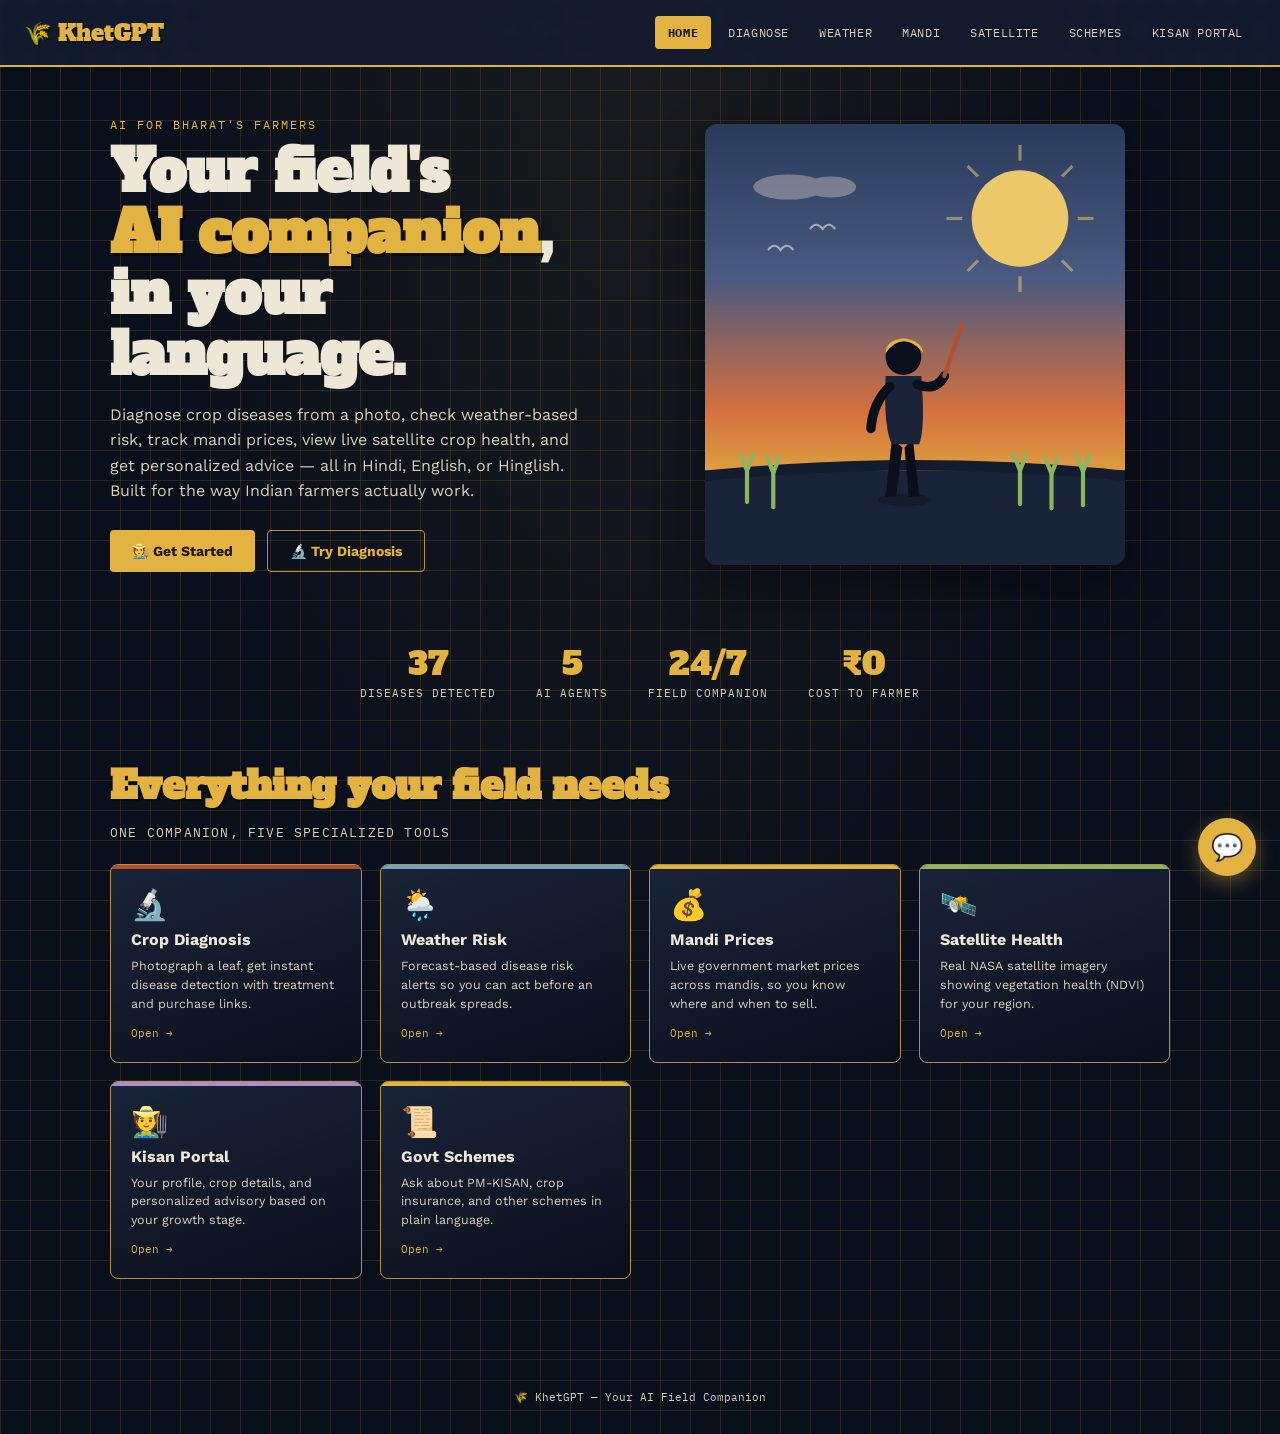
<file: index.html>
<!DOCTYPE html>
<html lang="en">
<head>
<meta charset="UTF-8">
<meta name="viewport" content="width=device-width, initial-scale=1.0">
<title>KhetGPT — Your AI Field Companion</title>
<link rel="preconnect" href="https://fonts.googleapis.com">
<link href="https://fonts.googleapis.com/css2?family=Alfa+Slab+One&family=Work+Sans:wght@400;500;600;700&family=IBM+Plex+Mono:wght@400;500;600&display=swap" rel="stylesheet">
<link rel="stylesheet" href="common.css">
<style>
  .hero {
    position: relative; z-index: 1;
    max-width: 1100px; margin: 0 auto; padding: 50px 20px 20px;
    display: flex; align-items: center; gap: 40px; flex-wrap: wrap;
  }
  .hero-text { flex: 1; min-width: 280px; }
  .hero-eyebrow {
    font-family: 'IBM Plex Mono', monospace; font-size: 12px; color: var(--gold);
    text-transform: uppercase; letter-spacing: 2px; margin-bottom: 10px;
    opacity: 0; animation: fadeUp 0.6s ease 0.1s forwards;
  }
  .hero-title {
    font-family: 'Alfa Slab One', serif; color: var(--paper);
    font-size: clamp(34px, 6vw, 58px); line-height: 1.05; margin: 0 0 16px;
    opacity: 0; animation: fadeUp 0.6s ease 0.25s forwards;
  }
  .hero-title span { color: var(--gold); text-shadow: 3px 3px 0 rgba(0,0,0,0.35); }
  .hero-desc {
    font-size: 16px; color: var(--paper-dim); max-width: 480px; line-height: 1.6; margin-bottom: 26px;
    opacity: 0; animation: fadeUp 0.6s ease 0.4s forwards;
  }
  .hero-ctas { display: flex; gap: 12px; flex-wrap: wrap; opacity: 0; animation: fadeUp 0.6s ease 0.55s forwards; }
  @keyframes fadeUp { from { opacity: 0; transform: translateY(16px); } to { opacity: 1; transform: translateY(0); } }

  .hero-art { flex: 1; min-width: 280px; display: flex; justify-content: center; }
  .hero-art-frame {
    width: 100%; max-width: 420px; border-radius: 12px; overflow: hidden;
    background: linear-gradient(180deg, #2a3a5c 0%, #4a5a80 35%, #d4703f 65%, #e3b341 85%, #1a2438 100%);
    box-shadow: 0 20px 50px rgba(0,0,0,0.4);
  }
  .hero-art-frame svg { width: 100%; height: auto; display: block; }

  .features-grid {
    display: grid; grid-template-columns: repeat(auto-fit, minmax(220px, 1fr));
    gap: 18px; margin-top: 10px;
  }
  .feature-tile {
    background: linear-gradient(160deg, var(--navy-mid) 0%, var(--navy-deep) 100%);
    border: 1px solid var(--gold-dim); border-radius: 8px;
    padding: 22px 20px; text-decoration: none; color: var(--paper);
    display: flex; flex-direction: column; gap: 8px;
    position: relative; overflow: hidden;
    transition: transform 0.2s ease, box-shadow 0.2s ease, border-color 0.2s ease;
  }
  .feature-tile::before {
    content: ''; position: absolute; top: 0; left: 0; right: 0; height: 4px;
    background: var(--gold);
  }
  .feature-tile.tile-rust::before { background: var(--rust); }
  .feature-tile.tile-sky::before { background: var(--sky-bright); }
  .feature-tile.tile-gold::before { background: var(--gold); }
  .feature-tile.tile-green::before { background: var(--green-bright); }
  .feature-tile.tile-lavender::before { background: var(--lavender-bright); }
  .feature-tile:hover {
    transform: translateY(-5px);
    border-color: var(--gold);
    box-shadow: 0 10px 26px rgba(227,179,65,0.16);
  }
  .feature-tile-icon { font-size: 30px; transition: transform 0.25s ease; }
  .feature-tile:hover .feature-tile-icon { transform: scale(1.15) rotate(-4deg); }
  .feature-tile-title { font-weight: 700; font-size: 16px; }
  .feature-tile-desc { font-size: 12.5px; color: var(--paper-dim); line-height: 1.5; }
  .feature-tile-arrow { font-family: 'IBM Plex Mono', monospace; font-size: 11px; color: var(--gold); margin-top: 4px; }

  .stats-strip {
    display: flex; justify-content: center; gap: 40px; flex-wrap: wrap;
    margin: 50px 0 10px; text-align: center;
  }
  .stat-num { font-family: 'Alfa Slab One', serif; font-size: 32px; color: var(--gold); }
  .stat-label { font-family: 'IBM Plex Mono', monospace; font-size: 10.5px; color: var(--paper-dim); text-transform: uppercase; letter-spacing: 1px; }
</style>
</head>
<body>

<div class="firefly-layer" id="fireflyLayer"></div>

<nav class="site-nav">
  <a href="index.html" class="nav-brand">🌾 KhetGPT</a>
  <div class="nav-links">
    <a href="index.html" class="nav-link active">Home</a>
    <a href="diagnose.html" class="nav-link">Diagnose</a>
    <a href="weather.html" class="nav-link">Weather</a>
    <a href="mandi.html" class="nav-link">Mandi</a>
    <a href="satellite.html" class="nav-link">Satellite</a>
    <a href="schemes.html" class="nav-link">Schemes</a>
    <a href="portal.html" class="nav-link">Kisan Portal</a>
  </div>
</nav>

<section class="hero">
  <div class="hero-text">
    <div class="hero-eyebrow">AI for Bharat's Farmers</div>
    <h1 class="hero-title">Your field's<br><span>AI companion</span>,<br>in your language.</h1>
    <p class="hero-desc">
      Diagnose crop diseases from a photo, check weather-based risk, track mandi prices,
      view live satellite crop health, and get personalized advice — all in Hindi,
      English, or Hinglish. Built for the way Indian farmers actually work.
    </p>
    <div class="hero-ctas">
      <a href="portal.html" class="btn btn-gold">🧑‍🌾 Get Started</a>
      <a href="diagnose.html" class="btn btn-outline">🔬 Try Diagnosis</a>
    </div>
  </div>

  <div class="hero-art">
    <div class="hero-art-frame">
    <svg viewBox="0 0 400 420" xmlns="http://www.w3.org/2000/svg">
      <circle cx="300" cy="90" r="46" fill="#f6cf6a" opacity="0.95" class="pulse-soft"/>
      <g class="spin-slow" style="transform-origin: 300px 90px;">
        <g stroke="#f6cf6a" stroke-width="3" opacity="0.5">
          <line x1="300" y1="20" x2="300" y2="35"/>
          <line x1="300" y1="145" x2="300" y2="160"/>
          <line x1="230" y1="90" x2="245" y2="90"/>
          <line x1="355" y1="90" x2="370" y2="90"/>
          <line x1="250" y1="40" x2="260" y2="50"/>
          <line x1="340" y1="130" x2="350" y2="140"/>
          <line x1="350" y1="40" x2="340" y2="50"/>
          <line x1="260" y1="130" x2="250" y2="140"/>
        </g>
      </g>

      <g opacity="0.35" fill="#eee7d6">
        <ellipse class="cloud-drift" cx="80" cy="60" rx="34" ry="12"/>
        <ellipse class="cloud-drift" cx="120" cy="60" rx="24" ry="10" style="animation-delay:-8s"/>
      </g>

      <rect x="0" y="330" width="400" height="90" fill="#1a2438"/>
      <path d="M0,330 Q200,310 400,330 L400,340 Q200,320 0,340 Z" fill="#131c2e"/>

      <g stroke="#8bb562" stroke-width="4" stroke-linecap="round">
        <g class="sway" style="animation-delay:0s">
          <line x1="40" y1="360" x2="40" y2="330"/>
          <line x1="40" y1="330" x2="34" y2="315"/>
          <line x1="40" y1="330" x2="46" y2="315"/>
        </g>
        <g class="sway" style="animation-delay:-0.4s">
          <line x1="65" y1="365" x2="65" y2="332"/>
          <line x1="65" y1="332" x2="59" y2="317"/>
          <line x1="65" y1="332" x2="71" y2="317"/>
        </g>
        <g class="sway" style="animation-delay:-0.8s">
          <line x1="300" y1="362" x2="300" y2="330"/>
          <line x1="300" y1="330" x2="294" y2="315"/>
          <line x1="300" y1="330" x2="306" y2="315"/>
        </g>
        <g class="sway" style="animation-delay:-1.2s">
          <line x1="330" y1="366" x2="330" y2="333"/>
          <line x1="330" y1="333" x2="324" y2="318"/>
          <line x1="330" y1="333" x2="336" y2="318"/>
        </g>
        <g class="sway" style="animation-delay:-1.6s">
          <line x1="360" y1="363" x2="360" y2="331"/>
          <line x1="360" y1="331" x2="354" y2="316"/>
          <line x1="360" y1="331" x2="366" y2="316"/>
        </g>
      </g>

      <g class="float-slow" style="animation-delay:-1s">
        <ellipse cx="190" cy="358" rx="26" ry="6" fill="#000" opacity="0.25"/>
        <path d="M178,300 L172,355 L182,355 L188,308 Z" fill="#0a0f1c"/>
        <path d="M198,300 L204,355 L194,355 L190,308 Z" fill="#0a0f1c"/>
        <path d="M172,240 Q170,290 178,305 L204,305 Q210,290 206,240 Z" fill="#1a2438"/>
        <path d="M176,250 Q160,265 158,290" stroke="#0a0f1c" stroke-width="9" stroke-linecap="round" fill="none"/>
        <path d="M202,248 Q220,255 228,240" stroke="#0a0f1c" stroke-width="9" stroke-linecap="round" fill="none"/>
        <line x1="228" y1="240" x2="245" y2="190" stroke="#b5502f" stroke-width="4" stroke-linecap="round"/>
        <circle cx="189" cy="222" r="17" fill="#0a0f1c"/>
        <path d="M172,218 Q189,196 208,218 Q206,206 189,204 Q172,206 172,218 Z" fill="#e3b341"/>
      </g>

      <g stroke="#eee7d6" stroke-width="2" fill="none" opacity="0.6">
        <path class="float-slow" d="M60,120 q6,-8 12,0 q6,-8 12,0" style="animation-delay:-2s"/>
        <path class="float-slow" d="M100,100 q6,-8 12,0 q6,-8 12,0" style="animation-delay:-3.5s"/>
      </g>
    </svg>
    </div>
  </div>
</section>

<div class="page-wrap">
  <div class="stats-strip reveal" id="statsStrip">
    <div><div class="stat-num">37</div><div class="stat-label">Diseases Detected</div></div>
    <div><div class="stat-num">5</div><div class="stat-label">AI Agents</div></div>
    <div><div class="stat-num">24/7</div><div class="stat-label">Field Companion</div></div>
    <div><div class="stat-num">₹0</div><div class="stat-label">Cost To Farmer</div></div>
  </div>

  <h2 class="section-title reveal" style="margin-top:60px;">Everything your field needs</h2>
  <p class="section-sub reveal">One companion, five specialized tools</p>

  <div class="features-grid">
    <a href="diagnose.html" class="feature-tile tile-rust reveal reveal-delay-1">
      <span class="feature-tile-icon">🔬</span>
      <span class="feature-tile-title">Crop Diagnosis</span>
      <span class="feature-tile-desc">Photograph a leaf, get instant disease detection with treatment and purchase links.</span>
      <span class="feature-tile-arrow">Open →</span>
    </a>
    <a href="weather.html" class="feature-tile tile-sky reveal reveal-delay-2">
      <span class="feature-tile-icon">🌦️</span>
      <span class="feature-tile-title">Weather Risk</span>
      <span class="feature-tile-desc">Forecast-based disease risk alerts so you can act before an outbreak spreads.</span>
      <span class="feature-tile-arrow">Open →</span>
    </a>
    <a href="mandi.html" class="feature-tile tile-gold reveal reveal-delay-3">
      <span class="feature-tile-icon">💰</span>
      <span class="feature-tile-title">Mandi Prices</span>
      <span class="feature-tile-desc">Live government market prices across mandis, so you know where and when to sell.</span>
      <span class="feature-tile-arrow">Open →</span>
    </a>
    <a href="satellite.html" class="feature-tile tile-green reveal reveal-delay-1">
      <span class="feature-tile-icon">🛰️</span>
      <span class="feature-tile-title">Satellite Health</span>
      <span class="feature-tile-desc">Real NASA satellite imagery showing vegetation health (NDVI) for your region.</span>
      <span class="feature-tile-arrow">Open →</span>
    </a>
    <a href="portal.html" class="feature-tile tile-lavender reveal reveal-delay-2">
      <span class="feature-tile-icon">🧑‍🌾</span>
      <span class="feature-tile-title">Kisan Portal</span>
      <span class="feature-tile-desc">Your profile, crop details, and personalized advisory based on your growth stage.</span>
      <span class="feature-tile-arrow">Open →</span>
    </a>
    <a href="schemes.html" class="feature-tile tile-gold reveal reveal-delay-3">
      <span class="feature-tile-icon">📜</span>
      <span class="feature-tile-title">Govt Schemes</span>
      <span class="feature-tile-desc">Ask about PM-KISAN, crop insurance, and other schemes in plain language.</span>
      <span class="feature-tile-arrow">Open →</span>
    </a>
  </div>
</div>

<footer class="site-footer">
  🌾 KhetGPT — Your AI Field Companion
</footer>

<script>
const fireflyLayer = document.getElementById("fireflyLayer");
function spawnFirefly() {
  const f = document.createElement("div");
  f.className = "firefly";
  const left = Math.random() * 100;
  const duration = 9 + Math.random() * 8;
  const drift = (Math.random() - 0.5) * 120;
  f.style.left = left + "vw";
  f.style.setProperty("--drift", drift + "px");
  f.style.animationDuration = duration + "s, 2.4s";
  f.style.animationDelay = (Math.random() * 4) + "s, 0s";
  fireflyLayer.appendChild(f);
  setTimeout(() => f.remove(), (duration + 4) * 1000);
}
if (!window.matchMedia("(prefers-reduced-motion: reduce)").matches) {
  for (let i = 0; i < 5; i++) setTimeout(spawnFirefly, i * 900);
  setInterval(spawnFirefly, 2400);
}

const revealEls = document.querySelectorAll(".reveal");
const observer = new IntersectionObserver((entries) => {
  entries.forEach(entry => { if (entry.isIntersecting) entry.target.classList.add("in"); });
}, { threshold: 0.15 });
revealEls.forEach(el => observer.observe(el));
</script>

<script src="chat-widget.js"></script>
</body>
</html>
</file>
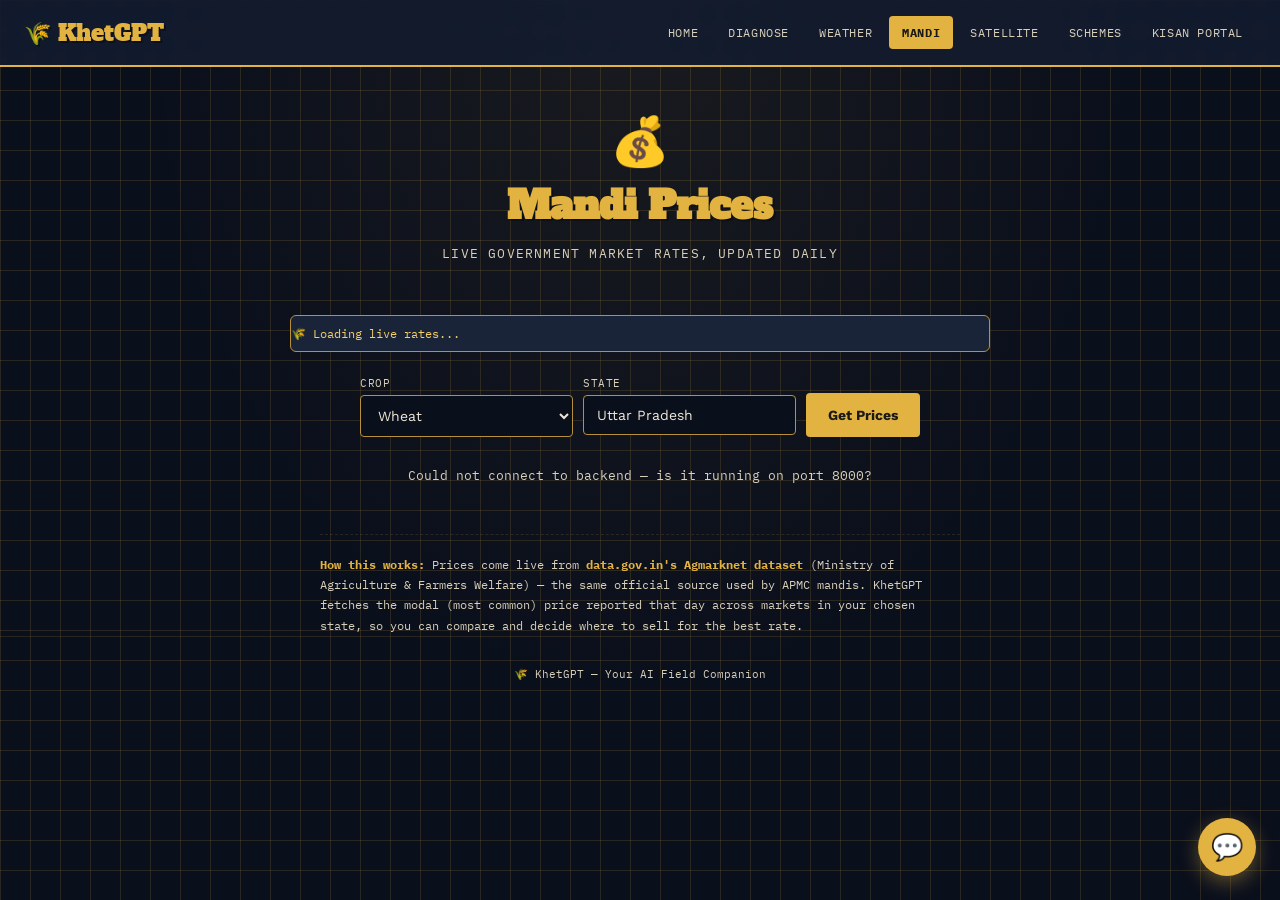
<file: mandi.html>
<!DOCTYPE html>
<html lang="en">
<head>
<meta charset="UTF-8">
<meta name="viewport" content="width=device-width, initial-scale=1.0">
<title>Mandi Prices — KhetGPT</title>
<link rel="preconnect" href="https://fonts.googleapis.com">
<link href="https://fonts.googleapis.com/css2?family=Alfa+Slab+One&family=Work+Sans:wght@400;500;600;700&family=IBM+Plex+Mono:wght@400;500;600&display=swap" rel="stylesheet">
<link rel="stylesheet" href="common.css">
<style>
  .page-hero { text-align: center; padding: 46px 20px 10px; position: relative; z-index: 1; }
  .page-hero-icon { font-size: 48px; display: inline-block; animation: coinSpin 3s ease-in-out infinite; }
  @keyframes coinSpin { 0%,100% { transform: rotateY(0deg); } 50% { transform: rotateY(180deg); } }

  .search-form {
    max-width: 560px; margin: 24px auto; position: relative; z-index: 1;
    display: flex; gap: 10px; flex-wrap: wrap; justify-content: center;
  }
  .search-form .field { flex: 1; min-width: 160px; margin-bottom: 0; }

  .result-area { max-width: 760px; margin: 30px auto; position: relative; z-index: 1; }

  .price-grid { display: grid; grid-template-columns: repeat(auto-fit, minmax(220px, 1fr)); gap: 14px; }
  .price-card {
    background: var(--paper); color: var(--ink); border-radius: 6px;
    padding: 18px 20px; position: relative; overflow: hidden;
    opacity: 0; animation: cardIn 0.4s ease forwards;
  }
  @keyframes cardIn { from { opacity: 0; transform: translateY(12px); } to { opacity: 1; transform: translateY(0); } }
  .price-card::before { content: ''; position: absolute; top:0; left:0; right:0; height: 5px; background: repeating-linear-gradient(90deg, var(--gold) 0 8px, transparent 8px 16px); }
  .price-market { font-weight: 700; font-size: 14px; margin-bottom: 2px; }
  .price-district { font-family: 'IBM Plex Mono', monospace; font-size: 11px; color: var(--rust); text-transform: uppercase; letter-spacing: 0.5px; margin-bottom: 10px; }
  .price-value { font-family: 'Alfa Slab One', serif; font-size: 26px; color: var(--ink); }
  .price-unit { font-family: 'IBM Plex Mono', monospace; font-size: 11px; color: var(--paper-dim); }
  .price-coin { display: inline-block; margin-right: 4px; animation: coinBounce 2s ease-in-out infinite; }
  @keyframes coinBounce { 0%,100% { transform: translateY(0); } 50% { transform: translateY(-3px); } }

  .loading-msg { text-align: center; font-family: 'IBM Plex Mono', monospace; color: var(--paper-dim); font-size: 13px; padding: 20px; display: none; }
  .loading-msg.active { display: block; }

  .how-it-works {
    max-width: 640px; margin: 50px auto 0; position: relative; z-index: 1;
    font-family: 'IBM Plex Mono', monospace; font-size: 12px; color: var(--paper-dim);
    border-top: 1px dashed var(--line); padding-top: 20px; line-height: 1.7;
  }
  .how-it-works strong { color: var(--gold); }

  .ticker-strip {
    max-width: 700px; margin: 20px auto; overflow: hidden;
    border: 1px solid var(--gold-dim); border-radius: 6px; background: var(--navy-mid);
  }
  .ticker-track { display: flex; gap: 40px; white-space: nowrap; animation: tickerScroll 18s linear infinite; padding: 10px 0; }
  @keyframes tickerScroll { from { transform: translateX(0); } to { transform: translateX(-50%); } }
  .ticker-item { font-family: 'IBM Plex Mono', monospace; font-size: 12px; color: var(--gold-bright); }
</style>
</head>
<body>

<div class="firefly-layer" id="fireflyLayer"></div>

<nav class="site-nav">
  <a href="index.html" class="nav-brand">🌾 KhetGPT</a>
  <div class="nav-links">
    <a href="index.html" class="nav-link">Home</a>
    <a href="diagnose.html" class="nav-link">Diagnose</a>
    <a href="weather.html" class="nav-link">Weather</a>
    <a href="mandi.html" class="nav-link active">Mandi</a>
    <a href="satellite.html" class="nav-link">Satellite</a>
    <a href="schemes.html" class="nav-link">Schemes</a>
    <a href="portal.html" class="nav-link">Kisan Portal</a>
  </div>
</nav>

<div class="page-hero">
  <span class="page-hero-icon">💰</span>
  <h1 class="section-title" style="margin-top:10px;">Mandi Prices</h1>
  <p class="section-sub">Live government market rates, updated daily</p>
</div>

<div class="ticker-strip">
  <div class="ticker-track" id="tickerTrack">
    <span class="ticker-item">🌾 Loading live rates...</span>
  </div>
</div>

<div class="search-form">
  <div class="field">
    <label>Crop</label>
    <select id="cropInput">
      <option value="Wheat">Wheat</option>
      <option value="Rice">Rice</option>
      <option value="Potato">Potato</option>
      <option value="Onion">Onion</option>
      <option value="Tomato">Tomato</option>
      <option value="Maize">Maize</option>
      <option value="Soyabean">Soyabean</option>
    </select>
  </div>
  <div class="field">
    <label>State</label>
    <input type="text" id="stateInput" value="Uttar Pradesh">
  </div>
  <button class="btn btn-gold" style="align-self:flex-end; height:44px;" onclick="checkPrices()">Get Prices</button>
</div>

<div class="loading-msg" id="loadingMsg">Checking mandi rates <span class="loading-dots"><span></span></span></div>

<div class="result-area" id="resultArea"></div>

<div class="how-it-works">
  <strong>How this works:</strong> Prices come live from
  <strong>data.gov.in's Agmarknet dataset</strong> (Ministry of Agriculture &amp;
  Farmers Welfare) — the same official source used by APMC mandis. KhetGPT fetches
  the modal (most common) price reported that day across markets in your chosen
  state, so you can compare and decide where to sell for the best rate.
</div>

<footer class="site-footer">🌾 KhetGPT — Your AI Field Companion</footer>

<script>
const API_BASE = "http://127.0.0.1:8000";
const loadingMsg = document.getElementById("loadingMsg");
const resultArea = document.getElementById("resultArea");
const tickerTrack = document.getElementById("tickerTrack");

async function checkPrices() {
  const crop = document.getElementById("cropInput").value;
  const state = document.getElementById("stateInput").value;
  resultArea.innerHTML = "";
  loadingMsg.classList.add("active");

  try {
    const res = await fetch(`${API_BASE}/chat`, {
      method: "POST",
      headers: { "Content-Type": "application/json" },
      body: JSON.stringify({ message: `What is the current mandi price of ${crop} in ${state}? List top 5 markets with prices.` })
    });
    const data = await res.json();
    loadingMsg.classList.remove("active");
    renderPriceText(data.response, crop);
  } catch {
    loadingMsg.classList.remove("active");
    resultArea.innerHTML = `<p style="text-align:center; color:var(--paper-dim); font-family:'IBM Plex Mono',monospace; font-size:13px;">Could not connect to backend — is it running on port 8000?</p>`;
  }
}

function renderPriceText(text, crop) {
  const card = document.createElement("div");
  card.className = "price-card";
  card.style.gridColumn = "1 / -1";
  card.innerHTML = `
    <div class="price-market"><span class="price-coin">🪙</span>${crop} — Market Report</div>
    <div style="font-size:14px; line-height:1.6; margin-top:8px;">${text}</div>
  `;
  const grid = document.createElement("div");
  grid.className = "price-grid";
  grid.appendChild(card);
  resultArea.appendChild(grid);

  const snippet = text.length > 70 ? text.slice(0, 70) + "..." : text;
  const items = [`🌾 ${crop}: ${snippet}`, `📊 Source: data.gov.in Agmarknet`, `🔄 Updated daily`];
  const doubled = [...items, ...items];
  tickerTrack.innerHTML = doubled.map(i => `<span class="ticker-item">${i}</span>`).join("");
}

checkPrices();

const fireflyLayer = document.getElementById("fireflyLayer");
function spawnFirefly() {
  const f = document.createElement("div");
  f.className = "firefly";
  f.style.left = (Math.random() * 100) + "vw";
  f.style.setProperty("--drift", ((Math.random() - 0.5) * 120) + "px");
  const duration = 9 + Math.random() * 8;
  f.style.animationDuration = duration + "s, 2.4s";
  f.style.animationDelay = (Math.random() * 4) + "s, 0s";
  fireflyLayer.appendChild(f);
  setTimeout(() => f.remove(), (duration + 4) * 1000);
}
if (!window.matchMedia("(prefers-reduced-motion: reduce)").matches) {
  for (let i = 0; i < 5; i++) setTimeout(spawnFirefly, i * 900);
  setInterval(spawnFirefly, 2400);
}
</script>

<script src="chat-widget.js"></script>
</body>
</html>
</file>
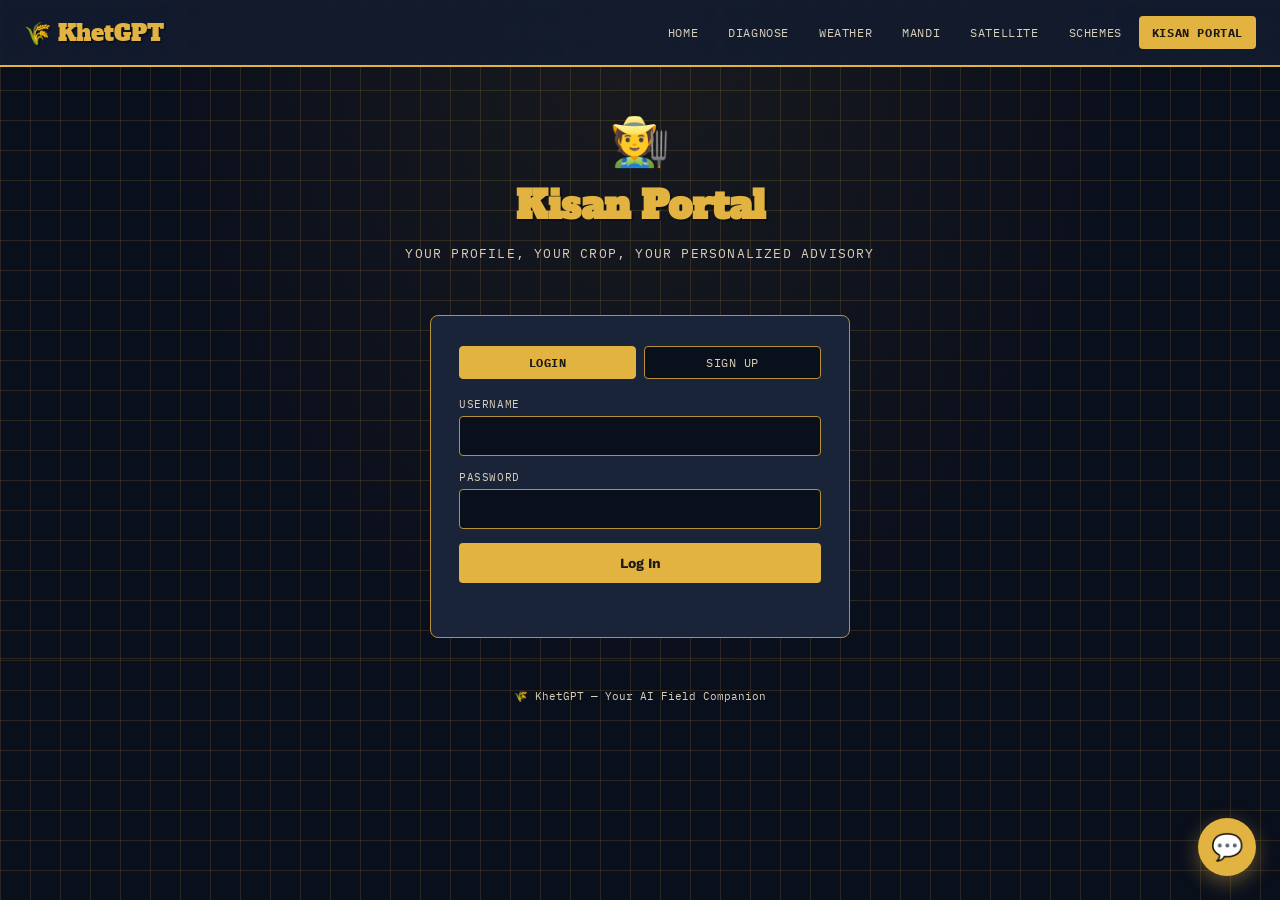
<file: portal.html>
<!DOCTYPE html>
<html lang="en">
<head>
<meta charset="UTF-8">
<meta name="viewport" content="width=device-width, initial-scale=1.0">
<title>Kisan Portal — KhetGPT</title>
<link rel="preconnect" href="https://fonts.googleapis.com">
<link href="https://fonts.googleapis.com/css2?family=Alfa+Slab+One&family=Work+Sans:wght@400;500;600;700&family=IBM+Plex+Mono:wght@400;500;600&display=swap" rel="stylesheet">
<link rel="stylesheet" href="common.css">
<style>
  .page-hero { text-align: center; padding: 46px 20px 10px; position: relative; z-index: 1; }
  .page-hero-icon { font-size: 48px; display: inline-block; animation: floatSlow 3s ease-in-out infinite; }

  .portal-wrap { max-width: 640px; margin: 0 auto; position: relative; z-index: 1; }

  /* Auth box */
  .auth-box {
    background: var(--navy-mid); border: 1px solid var(--gold-dim); border-radius: 8px;
    padding: 30px 28px; max-width: 420px; margin: 20px auto;
  }
  .auth-tabs { display: flex; gap: 8px; margin-bottom: 18px; }
  .auth-tab {
    flex: 1; padding: 8px; text-align: center;
    font-family: 'IBM Plex Mono', monospace; font-size: 12px; text-transform: uppercase; letter-spacing: 0.5px;
    background: var(--navy-deep); border: 1px solid var(--gold-dim);
    color: var(--paper-dim); cursor: pointer; border-radius: 4px;
  }
  .auth-tab.active { background: var(--gold); color: var(--ink); border-color: var(--gold); font-weight: 700; }
  .auth-row { display: flex; gap: 10px; }
  .auth-row .field { flex: 1; }
  .auth-error { color: var(--rust); font-family: 'IBM Plex Mono', monospace; font-size: 12px; margin-top: 10px; min-height: 14px; }

  /* Profile card */
  .profile-card {
    background: var(--paper); color: var(--ink); border-radius: 6px;
    padding: 24px; position: relative; overflow: hidden; margin-bottom: 20px;
  }
  .profile-card::before { content: ''; position: absolute; top:0; left:0; right:0; height: 6px; background: repeating-linear-gradient(90deg, var(--lavender-bright) 0 10px, transparent 10px 20px); }
  .profile-header { display: flex; justify-content: space-between; align-items: center; margin-bottom: 14px; }
  .profile-name { font-family: 'Alfa Slab One', serif; font-size: 22px; }
  .logout-btn { font-family: 'IBM Plex Mono', monospace; font-size: 11px; color: var(--rust); background: none; border: 1px solid var(--rust); border-radius: 4px; padding: 6px 12px; cursor: pointer; }
  .profile-grid { display: grid; grid-template-columns: repeat(auto-fit, minmax(140px, 1fr)); gap: 12px; margin-bottom: 16px; }
  .profile-stat-label { font-family: 'IBM Plex Mono', monospace; font-size: 10px; text-transform: uppercase; letter-spacing: 0.5px; color: var(--rust); }
  .profile-stat-value { font-weight: 600; font-size: 15px; text-transform: capitalize; }
  .edit-btn { font-family: 'IBM Plex Mono', monospace; font-size: 11px; color: var(--ink); background: var(--paper-dim); border: none; border-radius: 4px; padding: 8px 14px; cursor: pointer; }

  /* Advisory card */
  .advisory-card {
    background: var(--paper); color: var(--ink); border-radius: 6px;
    padding: 24px; position: relative; overflow: hidden; margin-bottom: 20px;
    display: none;
  }
  .advisory-card.show { display: block; animation: cardPop 0.4s cubic-bezier(.2,.9,.3,1.2); }
  @keyframes cardPop { from { opacity: 0; transform: scale(0.94) translateY(10px); } to { opacity: 1; transform: scale(1) translateY(0); } }
  .advisory-card::before { content: ''; position: absolute; top:0; left:0; right:0; height: 6px; background: repeating-linear-gradient(90deg, var(--gold) 0 10px, transparent 10px 20px); }
  .advisory-meta { display: flex; gap: 14px; flex-wrap: wrap; font-family: 'IBM Plex Mono', monospace; font-size: 11px; color: var(--rust); margin-bottom: 10px; padding-bottom: 10px; border-bottom: 1px dashed var(--paper-dim); }
  .advisory-text { font-size: 14px; line-height: 1.6; }

  /* Notifications */
  .notif-list { display: flex; flex-direction: column; gap: 10px; }
  .notif-item {
    background: var(--navy-mid); border: 1px solid var(--line); border-radius: 6px;
    padding: 12px 16px; font-size: 13px;
  }
  .notif-type { font-family: 'IBM Plex Mono', monospace; font-size: 10px; text-transform: uppercase; color: var(--gold); letter-spacing: 0.5px; }
  .notif-empty { text-align: center; color: var(--paper-dim); font-family: 'IBM Plex Mono', monospace; font-size: 12px; padding: 20px; }

  .loading-msg { text-align: center; font-family: 'IBM Plex Mono', monospace; color: var(--paper-dim); font-size: 13px; padding: 20px; display: none; }
  .loading-msg.active { display: block; }
</style>
</head>
<body>

<div class="firefly-layer" id="fireflyLayer"></div>

<nav class="site-nav">
  <a href="index.html" class="nav-brand">🌾 KhetGPT</a>
  <div class="nav-links">
    <a href="index.html" class="nav-link">Home</a>
    <a href="diagnose.html" class="nav-link">Diagnose</a>
    <a href="weather.html" class="nav-link">Weather</a>
    <a href="mandi.html" class="nav-link">Mandi</a>
    <a href="satellite.html" class="nav-link">Satellite</a>
    <a href="schemes.html" class="nav-link">Schemes</a>
    <a href="portal.html" class="nav-link active">Kisan Portal</a>
  </div>
</nav>

<div class="page-hero">
  <span class="page-hero-icon">🧑‍🌾</span>
  <h1 class="section-title" style="margin-top:10px;">Kisan Portal</h1>
  <p class="section-sub">Your profile, your crop, your personalized advisory</p>
</div>

<div class="portal-wrap">

  <!-- Auth section (shown when logged out) -->
  <div id="authSection">
    <div class="auth-box">
      <div class="auth-tabs">
        <div class="auth-tab active" id="tabLogin">Login</div>
        <div class="auth-tab" id="tabSignup">Sign Up</div>
      </div>

      <form id="loginForm">
        <div class="field"><label>Username</label><input type="text" id="loginUsername" required></div>
        <div class="field"><label>Password</label><input type="password" id="loginPassword" required></div>
        <button class="btn btn-gold" style="width:100%; justify-content:center;" type="submit">Log In</button>
      </form>

      <form id="signupForm" style="display:none">
        <div class="field"><label>Username</label><input type="text" id="suUsername" required></div>
        <div class="field"><label>Password</label><input type="password" id="suPassword" required></div>
        <div class="auth-row">
          <div class="field">
            <label>Crop</label>
            <select id="suCrop">
              <option value="wheat">Wheat</option>
              <option value="rice">Rice</option>
              <option value="tomato">Tomato</option>
              <option value="potato">Potato</option>
              <option value="corn">Corn</option>
              <option value="grape">Grape</option>
              <option value="bellpepper">Bell Pepper</option>
              <option value="soyabean">Soyabean</option>
            </select>
          </div>
          <div class="field"><label>Land (acres)</label><input type="number" step="0.1" id="suLand" placeholder="5"></div>
        </div>
        <div class="field"><label>Sowing Date</label><input type="date" id="suSowing"></div>
        <div class="auth-row">
          <div class="field"><label>State</label><input type="text" id="suState" placeholder="Uttar Pradesh"></div>
          <div class="field"><label>District</label><input type="text" id="suDistrict" placeholder="Lucknow"></div>
        </div>
        <button class="btn btn-gold" style="width:100%; justify-content:center;" type="submit">Create Account</button>
      </form>

      <div class="auth-error" id="authError"></div>
    </div>
  </div>

  <!-- Logged-in section -->
  <div id="loggedInSection" style="display:none">
    <div class="profile-card">
      <div class="profile-header">
        <div class="profile-name" id="profileName">👤 Farmer</div>
        <button class="logout-btn" onclick="logout()">Logout</button>
      </div>
      <div class="profile-grid" id="profileGrid"></div>
      <button class="edit-btn" onclick="toggleEditProfile()">✏️ Edit Profile</button>
      <div id="editProfileForm" style="display:none; margin-top:16px;">
        <div class="auth-row">
          <div class="field">
            <label>Crop</label>
            <select id="editCrop">
              <option value="wheat">Wheat</option><option value="rice">Rice</option>
              <option value="tomato">Tomato</option><option value="potato">Potato</option>
              <option value="corn">Corn</option><option value="grape">Grape</option>
              <option value="bellpepper">Bell Pepper</option><option value="soyabean">Soyabean</option>
            </select>
          </div>
          <div class="field"><label>Land (acres)</label><input type="number" step="0.1" id="editLand"></div>
        </div>
        <div class="field"><label>Sowing Date</label><input type="date" id="editSowing"></div>
        <div class="auth-row">
          <div class="field"><label>State</label><input type="text" id="editState"></div>
          <div class="field"><label>District</label><input type="text" id="editDistrict"></div>
        </div>
        <button class="btn btn-gold" onclick="saveProfile()">Save Changes</button>
      </div>
    </div>

    <div style="text-align:center; margin-bottom:20px;">
      <button class="btn btn-gold" onclick="loadAdvisory()">🧑‍🌾 Get My Personalized Advisory</button>
    </div>

    <div class="loading-msg" id="loadingMsg">Analyzing your field <span class="loading-dots"><span></span></span></div>

    <div class="advisory-card" id="advisoryCard"></div>

    <h2 class="section-title" style="font-size:22px;" id="notifications-title">🔔 Notifications</h2>
    <div class="notif-list" id="notifList"><div class="notif-empty">Loading...</div></div>
  </div>

</div>

<footer class="site-footer">🌾 KhetGPT — Your AI Field Companion</footer>

<script>
const API_BASE = "http://127.0.0.1:8000";

function getToken() { return localStorage.getItem("khetgpt_token"); }
function setToken(t) { localStorage.setItem("khetgpt_token", t); }
function clearToken() { localStorage.removeItem("khetgpt_token"); localStorage.removeItem("khetgpt_username"); }
function authHeaders() { const t = getToken(); return t ? { "Authorization": "Bearer " + t } : {}; }

const tabLogin = document.getElementById("tabLogin");
const tabSignup = document.getElementById("tabSignup");
const loginForm = document.getElementById("loginForm");
const signupForm = document.getElementById("signupForm");
const authError = document.getElementById("authError");
const authSection = document.getElementById("authSection");
const loggedInSection = document.getElementById("loggedInSection");

tabLogin.addEventListener("click", () => {
  tabLogin.classList.add("active"); tabSignup.classList.remove("active");
  loginForm.style.display = "block"; signupForm.style.display = "none"; authError.textContent = "";
});
tabSignup.addEventListener("click", () => {
  tabSignup.classList.add("active"); tabLogin.classList.remove("active");
  signupForm.style.display = "block"; loginForm.style.display = "none"; authError.textContent = "";
});

loginForm.addEventListener("submit", async (e) => {
  e.preventDefault();
  authError.textContent = "";
  const username = document.getElementById("loginUsername").value.trim();
  const password = document.getElementById("loginPassword").value;
  try {
    const res = await fetch(API_BASE + "/login", {
      method: "POST", headers: { "Content-Type": "application/json" },
      body: JSON.stringify({ username, password })
    });
    const data = await res.json();
    if (!res.ok) { authError.textContent = data.detail || "Login failed"; return; }
    setToken(data.token);
    localStorage.setItem("khetgpt_username", username);
    showLoggedIn();
  } catch { authError.textContent = "Connection error"; }
});

signupForm.addEventListener("submit", async (e) => {
  e.preventDefault();
  authError.textContent = "";
  const payload = {
    username: document.getElementById("suUsername").value.trim(),
    password: document.getElementById("suPassword").value,
    crop: document.getElementById("suCrop").value,
    land_size_acres: parseFloat(document.getElementById("suLand").value) || null,
    sowing_date: document.getElementById("suSowing").value || null,
    state: document.getElementById("suState").value.trim() || null,
    district: document.getElementById("suDistrict").value.trim() || null,
  };
  try {
    const res = await fetch(API_BASE + "/signup", {
      method: "POST", headers: { "Content-Type": "application/json" },
      body: JSON.stringify(payload)
    });
    const data = await res.json();
    if (!res.ok) { authError.textContent = data.detail || "Signup failed"; return; }
    setToken(data.token);
    localStorage.setItem("khetgpt_username", payload.username);
    showLoggedIn();
  } catch { authError.textContent = "Connection error"; }
});

function logout() { clearToken(); location.reload(); }

async function showLoggedIn() {
  authSection.style.display = "none";
  loggedInSection.style.display = "block";
  await loadProfile();
  await loadNotifications();
}

async function loadProfile() {
  try {
    const res = await fetch(API_BASE + "/profile", { headers: authHeaders() });
    const p = await res.json();
    document.getElementById("profileName").textContent = "👤 " + p.username;
    document.getElementById("profileGrid").innerHTML = `
      <div><div class="profile-stat-label">Crop</div><div class="profile-stat-value">${p.crop || "—"}</div></div>
      <div><div class="profile-stat-label">Land</div><div class="profile-stat-value">${p.land_size_acres || "—"} acres</div></div>
      <div><div class="profile-stat-label">Sowing Date</div><div class="profile-stat-value">${p.sowing_date || "—"}</div></div>
      <div><div class="profile-stat-label">Location</div><div class="profile-stat-value">${p.district || "—"}, ${p.state || "—"}</div></div>
    `;
    document.getElementById("editCrop").value = p.crop || "wheat";
    document.getElementById("editLand").value = p.land_size_acres || "";
    document.getElementById("editSowing").value = p.sowing_date || "";
    document.getElementById("editState").value = p.state || "";
    document.getElementById("editDistrict").value = p.district || "";
  } catch { /* silent */ }
}

function toggleEditProfile() {
  const form = document.getElementById("editProfileForm");
  form.style.display = form.style.display === "none" ? "block" : "none";
}

async function saveProfile() {
  const payload = {
    crop: document.getElementById("editCrop").value,
    land_size_acres: parseFloat(document.getElementById("editLand").value) || null,
    sowing_date: document.getElementById("editSowing").value || null,
    state: document.getElementById("editState").value.trim() || null,
    district: document.getElementById("editDistrict").value.trim() || null,
  };
  try {
    await fetch(API_BASE + "/profile", {
      method: "PUT",
      headers: { "Content-Type": "application/json", ...authHeaders() },
      body: JSON.stringify(payload)
    });
    toggleEditProfile();
    loadProfile();
  } catch { /* silent */ }
}

async function loadAdvisory() {
  const loadingMsg = document.getElementById("loadingMsg");
  const advisoryCard = document.getElementById("advisoryCard");
  advisoryCard.classList.remove("show");
  loadingMsg.classList.add("active");
  try {
    const res = await fetch(API_BASE + "/advisory", { method: "POST", headers: authHeaders() });
    const data = await res.json();
    loadingMsg.classList.remove("active");
    if (!res.ok) return;
    const stage = data.growth_stage;
    advisoryCard.innerHTML = `
      <div style="font-family:'IBM Plex Mono',monospace; font-size:11px; text-transform:uppercase; letter-spacing:1.5px; color:var(--rust); font-weight:600; margin-bottom:12px;">Your Personal Field Advisory</div>
      <div class="advisory-meta">
        <span>🌱 ${stage.stage}${stage.days_since_sowing !== null ? ' (Day ' + stage.days_since_sowing + ')' : ''}</span>
        <span>🌦️ ${data.weather_summary}</span>
        <span>💰 ${data.mandi_summary}</span>
      </div>
      <div class="advisory-text">${data.advisory}</div>
    `;
    advisoryCard.classList.add("show");
    loadNotifications();
  } catch { loadingMsg.classList.remove("active"); }
}

async function loadNotifications() {
  const notifList = document.getElementById("notifList");
  try {
    const res = await fetch(API_BASE + "/notifications", { headers: authHeaders() });
    const items = await res.json();
    if (items.length === 0) { notifList.innerHTML = `<div class="notif-empty">No notifications yet — get your advisory above!</div>`; return; }
    notifList.innerHTML = items.map(n => `
      <div class="notif-item"><span class="notif-type">${n.type}</span><br>${n.message}</div>
    `).join("");
  } catch { notifList.innerHTML = `<div class="notif-empty">Could not load notifications</div>`; }
}

// Auto-login if already logged in
if (getToken()) { showLoggedIn(); }

const fireflyLayer = document.getElementById("fireflyLayer");
function spawnFirefly() {
  const f = document.createElement("div");
  f.className = "firefly";
  f.style.left = (Math.random() * 100) + "vw";
  f.style.setProperty("--drift", ((Math.random() - 0.5) * 120) + "px");
  const duration = 9 + Math.random() * 8;
  f.style.animationDuration = duration + "s, 2.4s";
  f.style.animationDelay = (Math.random() * 4) + "s, 0s";
  fireflyLayer.appendChild(f);
  setTimeout(() => f.remove(), (duration + 4) * 1000);
}
if (!window.matchMedia("(prefers-reduced-motion: reduce)").matches) {
  for (let i = 0; i < 5; i++) setTimeout(spawnFirefly, i * 900);
  setInterval(spawnFirefly, 2400);
}
</script>

<script src="chat-widget.js"></script>
</body>
</html>
</file>
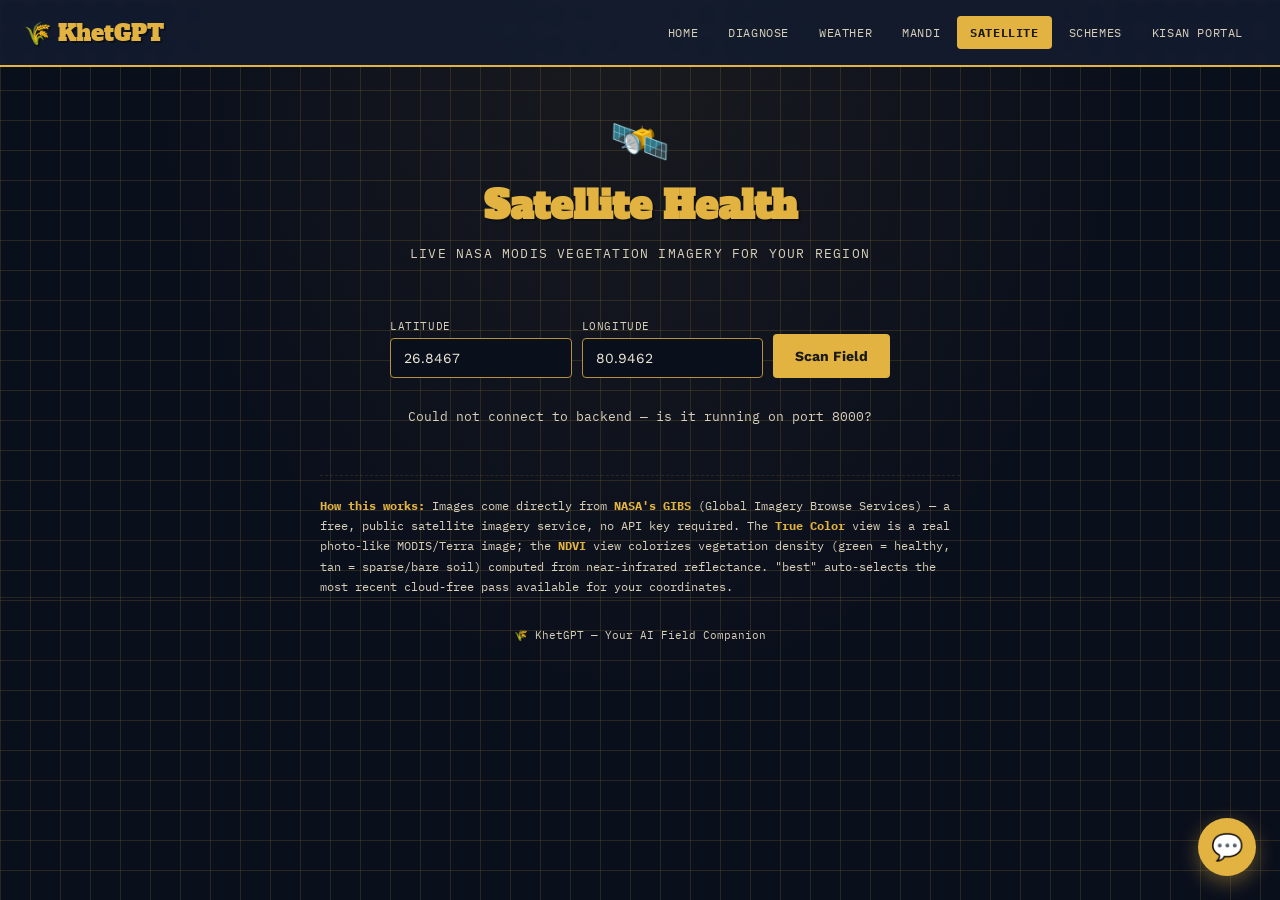
<file: satellite.html>
<!DOCTYPE html>
<html lang="en">
<head>
<meta charset="UTF-8">
<meta name="viewport" content="width=device-width, initial-scale=1.0">
<title>Satellite Health — KhetGPT</title>
<link rel="preconnect" href="https://fonts.googleapis.com">
<link href="https://fonts.googleapis.com/css2?family=Alfa+Slab+One&family=Work+Sans:wght@400;500;600;700&family=IBM+Plex+Mono:wght@400;500;600&display=swap" rel="stylesheet">
<link rel="stylesheet" href="common.css">
<style>
  .page-hero { text-align: center; padding: 46px 20px 10px; position: relative; z-index: 1; }
  .page-hero-icon { font-size: 48px; display: inline-block; animation: orbit 4s linear infinite; transform-origin: center; }
  @keyframes orbit { from { transform: rotate(0deg) translateX(4px) rotate(0deg); } to { transform: rotate(360deg) translateX(4px) rotate(-360deg); } }

  .location-form {
    max-width: 500px; margin: 24px auto; position: relative; z-index: 1;
    display: flex; gap: 10px; flex-wrap: wrap; justify-content: center;
  }
  .location-form .field { flex: 1; min-width: 140px; margin-bottom: 0; }

  .result-area { max-width: 760px; margin: 30px auto; position: relative; z-index: 1; }

  .sat-card {
    background: var(--paper); color: var(--ink); border-radius: 6px;
    padding: 22px; position: relative; overflow: hidden;
    animation: cardPop 0.4s cubic-bezier(.2,.9,.3,1.2);
  }
  @keyframes cardPop { from { opacity: 0; transform: scale(0.94) translateY(10px); } to { opacity: 1; transform: scale(1) translateY(0); } }
  .sat-card::before { content: ''; position: absolute; top:0; left:0; right:0; height: 6px; background: repeating-linear-gradient(90deg, var(--green-bright) 0 10px, transparent 10px 20px); }

  .sat-header { display: flex; justify-content: space-between; align-items: center; margin-bottom: 14px; padding-bottom: 10px; border-bottom: 1px dashed var(--paper-dim); }
  .sat-title { font-family: 'IBM Plex Mono', monospace; font-size: 11px; text-transform: uppercase; letter-spacing: 1.5px; color: var(--green); font-weight: 600; }
  .stamp {
    font-family: 'IBM Plex Mono', monospace; font-size: 10px;
    border: 2px solid var(--green); color: var(--green);
    padding: 2px 8px; border-radius: 3px; text-transform: uppercase; letter-spacing: 1px;
  }

  .sat-images { display: flex; gap: 16px; margin-bottom: 16px; flex-wrap: wrap; }
  .sat-image-block { flex: 1; min-width: 220px; }
  .sat-image-block img {
    width: 100%; aspect-ratio: 1; object-fit: cover;
    border: 2px solid var(--paper-dim); border-radius: 4px; background: #333; display: block;
  }
  .sat-image-label { font-family: 'IBM Plex Mono', monospace; font-size: 11px; text-transform: uppercase; letter-spacing: 1px; color: var(--rust); margin-top: 6px; text-align: center; }

  .sat-legend { display: flex; gap: 16px; flex-wrap: wrap; font-family: 'IBM Plex Mono', monospace; font-size: 11px; padding-top: 12px; border-top: 1px dashed var(--paper-dim); }
  .legend-swatch { display: inline-flex; align-items: center; gap: 5px; }
  .legend-dot { width: 11px; height: 11px; border-radius: 2px; display: inline-block; }

  .loading-msg { text-align: center; font-family: 'IBM Plex Mono', monospace; color: var(--paper-dim); font-size: 13px; padding: 20px; display: none; }
  .loading-msg.active { display: block; }

  .how-it-works {
    max-width: 640px; margin: 50px auto 0; position: relative; z-index: 1;
    font-family: 'IBM Plex Mono', monospace; font-size: 12px; color: var(--paper-dim);
    border-top: 1px dashed var(--line); padding-top: 20px; line-height: 1.7;
  }
  .how-it-works strong { color: var(--gold); }

  .orbit-scene { max-width: 300px; margin: 10px auto 0; }
</style>
</head>
<body>

<div class="firefly-layer" id="fireflyLayer"></div>

<nav class="site-nav">
  <a href="index.html" class="nav-brand">🌾 KhetGPT</a>
  <div class="nav-links">
    <a href="index.html" class="nav-link">Home</a>
    <a href="diagnose.html" class="nav-link">Diagnose</a>
    <a href="weather.html" class="nav-link">Weather</a>
    <a href="mandi.html" class="nav-link">Mandi</a>
    <a href="satellite.html" class="nav-link active">Satellite</a>
    <a href="schemes.html" class="nav-link">Schemes</a>
    <a href="portal.html" class="nav-link">Kisan Portal</a>
  </div>
</nav>

<div class="page-hero">
  <span class="page-hero-icon">🛰️</span>
  <h1 class="section-title" style="margin-top:10px;">Satellite Health</h1>
  <p class="section-sub">Live NASA MODIS vegetation imagery for your region</p>
</div>

<div class="location-form">
  <div class="field">
    <label>Latitude</label>
    <input type="number" step="0.0001" id="latInput" value="26.8467">
  </div>
  <div class="field">
    <label>Longitude</label>
    <input type="number" step="0.0001" id="lonInput" value="80.9462">
  </div>
  <button class="btn btn-gold" style="align-self:flex-end; height:44px;" onclick="loadSatellite()">Scan Field</button>
</div>

<div class="loading-msg" id="loadingMsg">Pulling satellite imagery <span class="loading-dots"><span></span></span></div>

<div class="result-area" id="resultArea"></div>

<div class="how-it-works">
  <strong>How this works:</strong> Images come directly from
  <strong>NASA's GIBS</strong> (Global Imagery Browse Services) — a free, public
  satellite imagery service, no API key required. The <strong>True Color</strong>
  view is a real photo-like MODIS/Terra image; the <strong>NDVI</strong> view
  colorizes vegetation density (green = healthy, tan = sparse/bare soil) computed
  from near-infrared reflectance. "best" auto-selects the most recent cloud-free
  pass available for your coordinates.
</div>

<footer class="site-footer">🌾 KhetGPT — Your AI Field Companion</footer>

<script>
const API_BASE = "http://127.0.0.1:8000";
const loadingMsg = document.getElementById("loadingMsg");
const resultArea = document.getElementById("resultArea");

async function loadSatellite() {
  const lat = document.getElementById("latInput").value;
  const lon = document.getElementById("lonInput").value;
  resultArea.innerHTML = "";
  loadingMsg.classList.add("active");

  try {
    const res = await fetch(`${API_BASE}/satellite?lat=${lat}&lon=${lon}`);
    const data = await res.json();
    loadingMsg.classList.remove("active");
    renderSatellite(data);
  } catch {
    loadingMsg.classList.remove("active");
    resultArea.innerHTML = `<p style="text-align:center; color:var(--paper-dim); font-family:'IBM Plex Mono',monospace; font-size:13px;">Could not connect to backend — is it running on port 8000?</p>`;
  }
}

function renderSatellite(data) {
  const card = document.createElement("div");
  card.className = "sat-card";
  card.innerHTML = `
    <div class="sat-header">
      <span class="sat-title">Satellite Field Scan — MODIS/Terra</span>
      <span class="stamp">Live</span>
    </div>
    <div class="sat-images">
      <div class="sat-image-block">
        <img src="${data.true_color_url}" alt="True color satellite view" loading="lazy">
        <div class="sat-image-label">True Color</div>
      </div>
      <div class="sat-image-block">
        <img src="${data.ndvi_url}" alt="NDVI vegetation health view" loading="lazy">
        <div class="sat-image-label">NDVI Health</div>
      </div>
    </div>
    <div class="sat-legend">
      <span class="legend-swatch"><span class="legend-dot" style="background:#8bb562"></span>Healthy vegetation</span>
      <span class="legend-swatch"><span class="legend-dot" style="background:#d9c28a"></span>Sparse cover</span>
      <span class="legend-swatch"><span class="legend-dot" style="background:#c9b8a0"></span>Bare soil</span>
    </div>
  `;
  resultArea.appendChild(card);
}

loadSatellite();

const fireflyLayer = document.getElementById("fireflyLayer");
function spawnFirefly() {
  const f = document.createElement("div");
  f.className = "firefly";
  f.style.left = (Math.random() * 100) + "vw";
  f.style.setProperty("--drift", ((Math.random() - 0.5) * 120) + "px");
  const duration = 9 + Math.random() * 8;
  f.style.animationDuration = duration + "s, 2.4s";
  f.style.animationDelay = (Math.random() * 4) + "s, 0s";
  fireflyLayer.appendChild(f);
  setTimeout(() => f.remove(), (duration + 4) * 1000);
}
if (!window.matchMedia("(prefers-reduced-motion: reduce)").matches) {
  for (let i = 0; i < 5; i++) setTimeout(spawnFirefly, i * 900);
  setInterval(spawnFirefly, 2400);
}
</script>

<script src="chat-widget.js"></script>
</body>
</html>
</file>
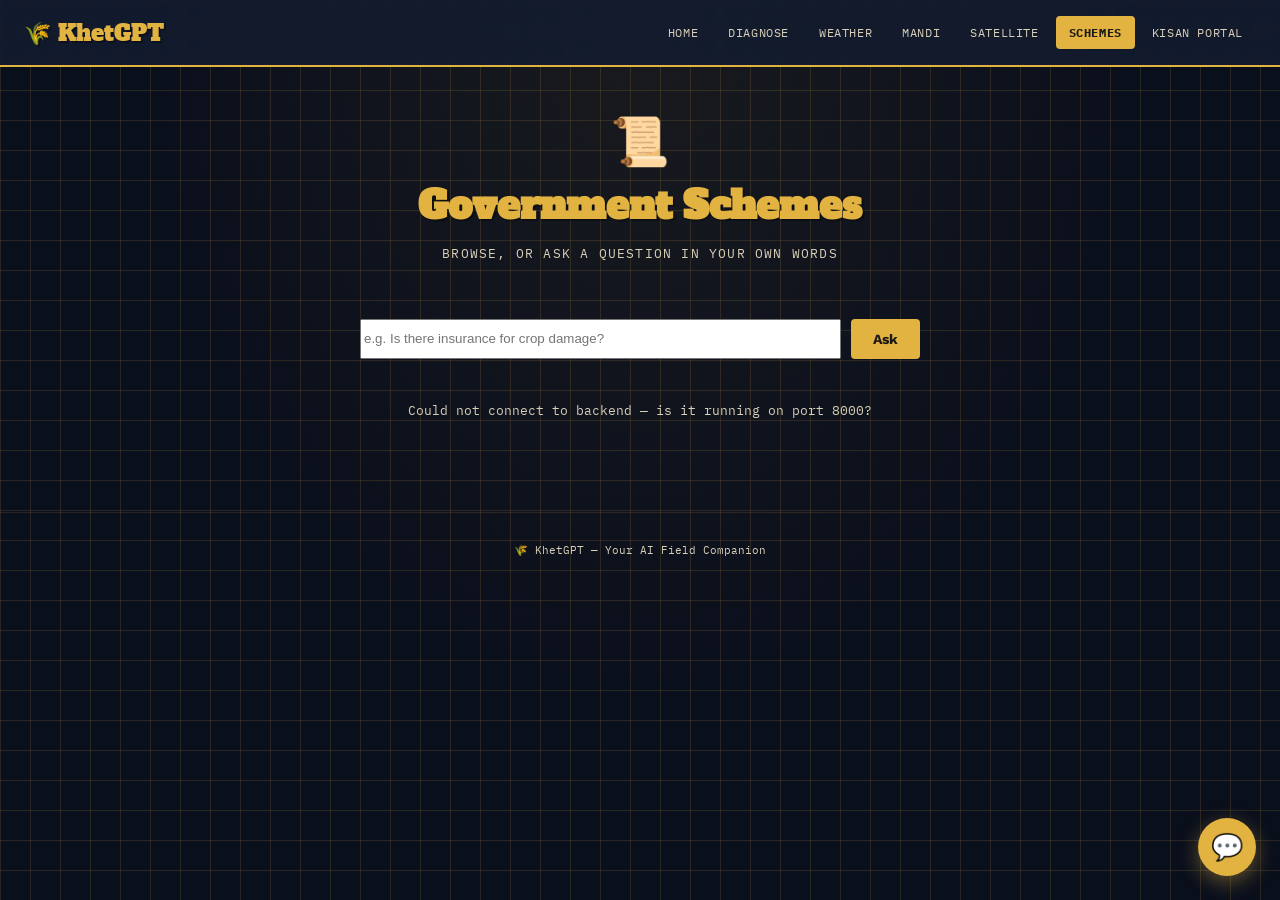
<file: schemes.html>
<!DOCTYPE html>
<html lang="en">
<head>
<meta charset="UTF-8">
<meta name="viewport" content="width=device-width, initial-scale=1.0">
<title>Government Schemes — KhetGPT</title>
<link rel="preconnect" href="https://fonts.googleapis.com">
<link href="https://fonts.googleapis.com/css2?family=Alfa+Slab+One&family=Work+Sans:wght@400;500;600;700&family=IBM+Plex+Mono:wght@400;500;600&display=swap" rel="stylesheet">
<link rel="stylesheet" href="common.css">
<style>
  .page-hero { text-align: center; padding: 46px 20px 10px; position: relative; z-index: 1; }
  .page-hero-icon { font-size: 48px; display: inline-block; animation: floatSlow 3s ease-in-out infinite; }

  .search-form { max-width: 560px; margin: 24px auto; position: relative; z-index: 1; display: flex; gap: 10px; }
  .search-form input { flex: 1; }

  .result-area { max-width: 700px; margin: 0 auto 30px; position: relative; z-index: 1; }
  .answer-card {
    background: var(--paper); color: var(--ink); border-radius: 6px;
    padding: 20px 22px; position: relative; overflow: hidden; display: none;
  }
  .answer-card.show { display: block; animation: cardPop 0.4s cubic-bezier(.2,.9,.3,1.2); }
  @keyframes cardPop { from { opacity: 0; transform: scale(0.94) translateY(10px); } to { opacity: 1; transform: scale(1) translateY(0); } }
  .answer-card::before { content: ''; position: absolute; top:0; left:0; right:0; height: 6px; background: repeating-linear-gradient(90deg, var(--lavender-bright) 0 10px, transparent 10px 20px); }
  .answer-label { font-family: 'IBM Plex Mono', monospace; font-size: 11px; text-transform: uppercase; letter-spacing: 1.5px; color: var(--rust); margin-bottom: 10px; }

  .page-wrap { max-width: 900px; margin: 0 auto; padding: 0 20px 80px; position: relative; z-index: 1; }
  .schemes-grid { display: grid; grid-template-columns: repeat(auto-fit, minmax(260px, 1fr)); gap: 16px; }
  .scheme-card {
    background: var(--paper); color: var(--ink); border-radius: 6px;
    padding: 20px; position: relative; overflow: hidden; cursor: pointer;
    transition: transform 0.15s ease;
  }
  .scheme-card:hover { transform: translateY(-3px); }
  .scheme-card::before { content: ''; position: absolute; top:0; left:0; right:0; height: 5px; background: repeating-linear-gradient(90deg, var(--gold) 0 8px, transparent 8px 16px); }
  .scheme-name { font-weight: 700; font-size: 15px; margin-bottom: 8px; }
  .scheme-snippet { font-size: 12.5px; color: #555; line-height: 1.5; max-height: 4.5em; overflow: hidden; }
  .scheme-snippet.expanded { max-height: none; }
  .scheme-toggle { font-family: 'IBM Plex Mono', monospace; font-size: 11px; color: var(--rust); margin-top: 8px; display: inline-block; }

  .loading-msg { text-align: center; font-family: 'IBM Plex Mono', monospace; color: var(--paper-dim); font-size: 13px; padding: 10px; display: none; }
  .loading-msg.active { display: block; }
</style>
</head>
<body>

<div class="firefly-layer" id="fireflyLayer"></div>

<nav class="site-nav">
  <a href="index.html" class="nav-brand">🌾 KhetGPT</a>
  <div class="nav-links">
    <a href="index.html" class="nav-link">Home</a>
    <a href="diagnose.html" class="nav-link">Diagnose</a>
    <a href="weather.html" class="nav-link">Weather</a>
    <a href="mandi.html" class="nav-link">Mandi</a>
    <a href="satellite.html" class="nav-link">Satellite</a>
    <a href="schemes.html" class="nav-link active">Schemes</a>
    <a href="portal.html" class="nav-link">Kisan Portal</a>
  </div>
</nav>

<div class="page-hero">
  <span class="page-hero-icon">📜</span>
  <h1 class="section-title" style="margin-top:10px;">Government Schemes</h1>
  <p class="section-sub">Browse, or ask a question in your own words</p>
</div>

<div class="search-form">
  <input type="text" id="askInput" placeholder="e.g. Is there insurance for crop damage?">
  <button class="btn btn-gold" onclick="askScheme()">Ask</button>
</div>

<div class="loading-msg" id="loadingMsg">Searching schemes <span class="loading-dots"><span></span></span></div>

<div class="result-area">
  <div class="answer-card" id="answerCard"></div>
</div>

<div class="page-wrap">
  <div class="schemes-grid" id="schemesGrid"></div>
</div>

<footer class="site-footer">🌾 KhetGPT — Your AI Field Companion</footer>

<script>
const API_BASE = "http://127.0.0.1:8000";

const SCHEME_NAMES = {
  pm_kisan: "PM-KISAN",
  pmfby: "PMFBY — Crop Insurance",
  kcc: "Kisan Credit Card",
  soil_health_card: "Soil Health Card",
  pm_kusum: "PM-KUSUM — Solar Energy",
  enam: "e-NAM — Digital Market"
};

async function loadSchemes() {
  try {
    const res = await fetch(API_BASE + "/schemes/list");
    const schemes = await res.json();
    const grid = document.getElementById("schemesGrid");
    grid.innerHTML = schemes.map(s => `
      <div class="scheme-card" onclick="this.querySelector('.scheme-snippet').classList.toggle('expanded'); this.querySelector('.scheme-toggle').textContent = this.querySelector('.scheme-snippet').classList.contains('expanded') ? 'Show less ↑' : 'Read more →'">
        <div class="scheme-name">${SCHEME_NAMES[s.id] || s.id}</div>
        <div class="scheme-snippet">${s.text}</div>
        <span class="scheme-toggle">Read more →</span>
      </div>
    `).join("");
  } catch {
    document.getElementById("schemesGrid").innerHTML = `<p style="text-align:center; color:var(--paper-dim); font-family:'IBM Plex Mono',monospace; font-size:13px;">Could not connect to backend — is it running on port 8000?</p>`;
  }
}

async function askScheme() {
  const question = document.getElementById("askInput").value.trim();
  if (!question) return;
  const loadingMsg = document.getElementById("loadingMsg");
  const answerCard = document.getElementById("answerCard");
  answerCard.classList.remove("show");
  loadingMsg.classList.add("active");

  try {
    const res = await fetch(`${API_BASE}/chat`, {
      method: "POST", headers: { "Content-Type": "application/json" },
      body: JSON.stringify({ message: question })
    });
    const data = await res.json();
    loadingMsg.classList.remove("active");
    answerCard.innerHTML = `<div class="answer-label">Answer</div><div style="font-size:14px; line-height:1.6;">${data.response}</div>`;
    answerCard.classList.add("show");
  } catch {
    loadingMsg.classList.remove("active");
    answerCard.innerHTML = `<div class="answer-label">Error</div><div>Could not connect to backend.</div>`;
    answerCard.classList.add("show");
  }
}

document.getElementById("askInput").addEventListener("keydown", (e) => { if (e.key === "Enter") askScheme(); });

loadSchemes();

const fireflyLayer = document.getElementById("fireflyLayer");
function spawnFirefly() {
  const f = document.createElement("div");
  f.className = "firefly";
  f.style.left = (Math.random() * 100) + "vw";
  f.style.setProperty("--drift", ((Math.random() - 0.5) * 120) + "px");
  const duration = 9 + Math.random() * 8;
  f.style.animationDuration = duration + "s, 2.4s";
  f.style.animationDelay = (Math.random() * 4) + "s, 0s";
  fireflyLayer.appendChild(f);
  setTimeout(() => f.remove(), (duration + 4) * 1000);
}
if (!window.matchMedia("(prefers-reduced-motion: reduce)").matches) {
  for (let i = 0; i < 5; i++) setTimeout(spawnFirefly, i * 900);
  setInterval(spawnFirefly, 2400);
}
</script>

<script src="chat-widget.js"></script>
</body>
</html>
</file>
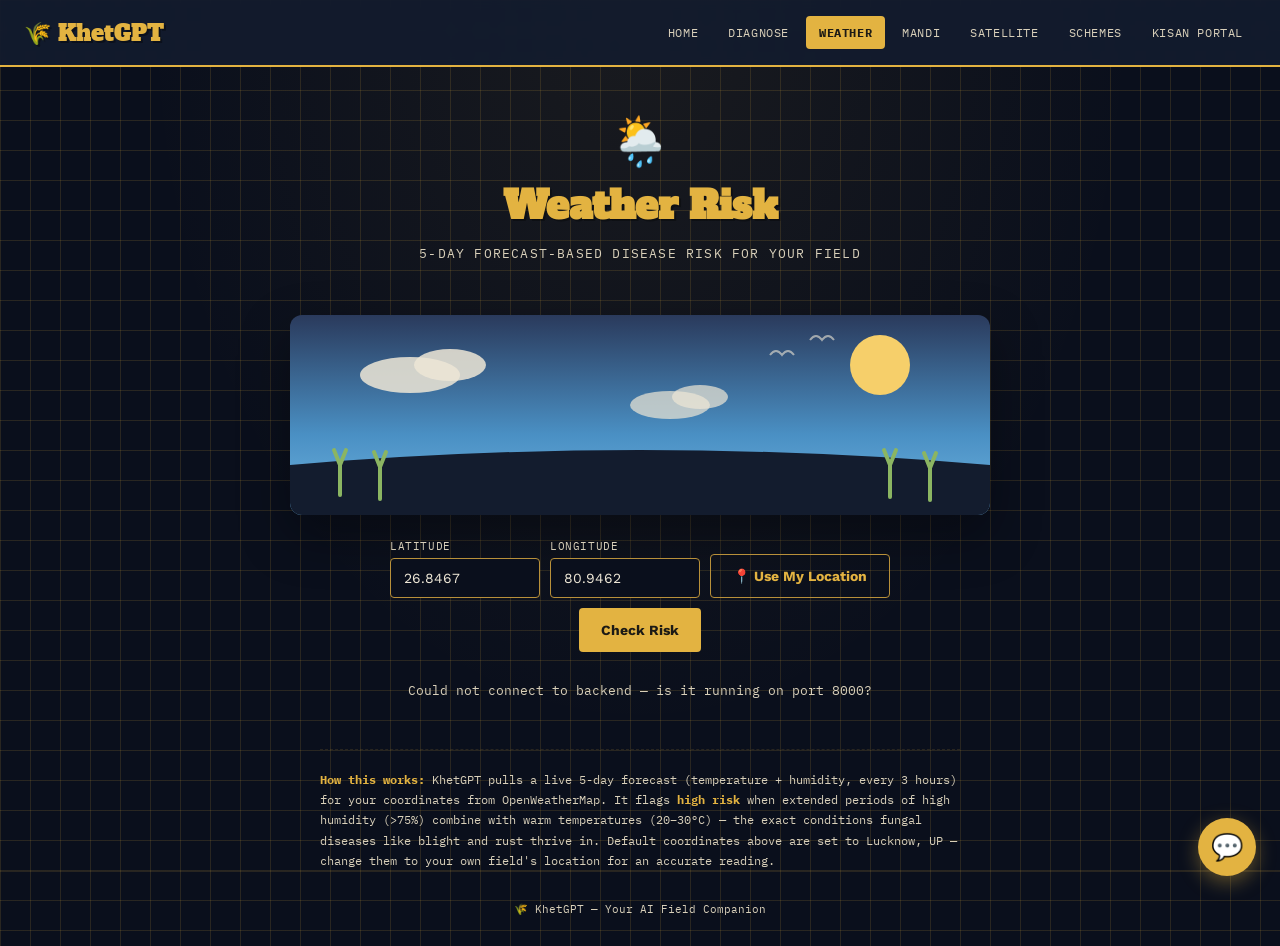
<file: weather.html>
<!DOCTYPE html>
<html lang="en">
<head>
<meta charset="UTF-8">
<meta name="viewport" content="width=device-width, initial-scale=1.0">
<title>Weather Risk — KhetGPT</title>
<link rel="preconnect" href="https://fonts.googleapis.com">
<link href="https://fonts.googleapis.com/css2?family=Alfa+Slab+One&family=Work+Sans:wght@400;500;600;700&family=IBM+Plex+Mono:wght@400;500;600&display=swap" rel="stylesheet">
<link rel="stylesheet" href="common.css">
<style>
  .page-hero { text-align: center; padding: 46px 20px 10px; position: relative; z-index: 1; }
  .page-hero-icon { font-size: 48px; display: inline-block; animation: floatSlow 3s ease-in-out infinite; }

  .sky-scene {
    max-width: 700px; margin: 20px auto; border-radius: 12px; overflow: hidden;
    background: linear-gradient(180deg, #2a3a5c 0%, #4a90c4 60%, #6fb3e0 100%);
    box-shadow: 0 20px 50px rgba(0,0,0,0.35);
  }
  .sky-scene svg { width: 100%; display: block; }

  .location-form {
    max-width: 500px; margin: 24px auto; position: relative; z-index: 1;
    display: flex; gap: 10px; flex-wrap: wrap; justify-content: center;
  }
  .location-form .field { flex: 1; min-width: 140px; margin-bottom: 0; }

  .result-area { max-width: 640px; margin: 30px auto; position: relative; z-index: 1; }
  .risk-card {
    background: var(--paper); color: var(--ink); border-radius: 6px;
    padding: 24px; position: relative; overflow: hidden;
    animation: cardPop 0.4s cubic-bezier(.2,.9,.3,1.2);
  }
  @keyframes cardPop { from { opacity: 0; transform: scale(0.94) translateY(10px); } to { opacity: 1; transform: scale(1) translateY(0); } }
  .risk-card::before { content: ''; position: absolute; top:0; left:0; right:0; height: 6px; background: repeating-linear-gradient(90deg, var(--sky-bright) 0 10px, transparent 10px 20px); }

  .risk-badge {
    display: inline-block; padding: 6px 16px; border-radius: 20px;
    font-family: 'IBM Plex Mono', monospace; font-size: 12px; font-weight: 700;
    text-transform: uppercase; letter-spacing: 1px; margin-bottom: 12px;
  }
  .risk-low { background: #d4ead0; color: #3d6b32; }
  .risk-moderate { background: #f7e6b8; color: #8a6816; }
  .risk-high { background: #f5cfc4; color: #a13a1f; }

  .risk-reason { font-size: 15px; line-height: 1.6; }
  .risk-city { font-family: 'IBM Plex Mono', monospace; font-size: 12px; color: var(--rust); margin-bottom: 10px; text-transform: uppercase; letter-spacing: 1px; }

  .loading-msg { text-align: center; font-family: 'IBM Plex Mono', monospace; color: var(--paper-dim); font-size: 13px; padding: 20px; display: none; }
  .loading-msg.active { display: block; }

  .how-it-works {
    max-width: 640px; margin: 50px auto 0; position: relative; z-index: 1;
    font-family: 'IBM Plex Mono', monospace; font-size: 12px; color: var(--paper-dim);
    border-top: 1px dashed var(--line); padding-top: 20px; line-height: 1.7;
  }
  .how-it-works strong { color: var(--gold); }
</style>
</head>
<body>

<div class="firefly-layer" id="fireflyLayer"></div>

<nav class="site-nav">
  <a href="index.html" class="nav-brand">🌾 KhetGPT</a>
  <div class="nav-links">
    <a href="index.html" class="nav-link">Home</a>
    <a href="diagnose.html" class="nav-link">Diagnose</a>
    <a href="weather.html" class="nav-link active">Weather</a>
    <a href="mandi.html" class="nav-link">Mandi</a>
    <a href="satellite.html" class="nav-link">Satellite</a>
    <a href="schemes.html" class="nav-link">Schemes</a>
    <a href="portal.html" class="nav-link">Kisan Portal</a>
  </div>
</nav>

<div class="page-hero">
  <span class="page-hero-icon">🌦️</span>
  <h1 class="section-title" style="margin-top:10px;">Weather Risk</h1>
  <p class="section-sub">5-day forecast-based disease risk for your field</p>
</div>

<div class="sky-scene">
  <svg viewBox="0 0 700 200" xmlns="http://www.w3.org/2000/svg">
    <circle cx="590" cy="50" r="30" fill="#f6cf6a" class="pulse-soft"/>
    <g class="cloud-drift" style="animation-duration:30s">
      <ellipse cx="120" cy="60" rx="50" ry="18" fill="#eee7d6" opacity="0.85"/>
      <ellipse cx="160" cy="50" rx="36" ry="16" fill="#eee7d6" opacity="0.85"/>
    </g>
    <g class="cloud-drift" style="animation-duration:22s; animation-delay:-10s">
      <ellipse cx="380" cy="90" rx="40" ry="14" fill="#eee7d6" opacity="0.7"/>
      <ellipse cx="410" cy="82" rx="28" ry="12" fill="#eee7d6" opacity="0.7"/>
    </g>
    <g stroke="#eee7d6" stroke-width="2" fill="none" opacity="0.6">
      <path class="float-slow" d="M480,40 q6,-8 12,0 q6,-8 12,0"/>
      <path class="float-slow" d="M520,25 q6,-8 12,0 q6,-8 12,0" style="animation-delay:-2s"/>
    </g>
    <path d="M0,150 Q350,120 700,150 L700,200 L0,200 Z" fill="#131c2e"/>
    <g stroke="#8bb562" stroke-width="4" stroke-linecap="round">
      <g class="sway"><line x1="50" y1="180" x2="50" y2="150"/><line x1="50" y1="150" x2="44" y2="135"/><line x1="50" y1="150" x2="56" y2="135"/></g>
      <g class="sway" style="animation-delay:-0.5s"><line x1="90" y1="184" x2="90" y2="152"/><line x1="90" y1="152" x2="84" y2="137"/><line x1="90" y1="152" x2="96" y2="137"/></g>
      <g class="sway" style="animation-delay:-1s"><line x1="600" y1="182" x2="600" y2="150"/><line x1="600" y1="150" x2="594" y2="135"/><line x1="600" y1="150" x2="606" y2="135"/></g>
      <g class="sway" style="animation-delay:-1.5s"><line x1="640" y1="185" x2="640" y2="153"/><line x1="640" y1="153" x2="634" y2="138"/><line x1="640" y1="153" x2="646" y2="138"/></g>
    </g>
  </svg>
</div>

<div class="location-form">
  <div class="field">
    <label>Latitude</label>
    <input type="number" step="0.0001" id="latInput" value="26.8467">
  </div>
  <div class="field">
    <label>Longitude</label>
    <input type="number" step="0.0001" id="lonInput" value="80.9462">
  </div>
  <button class="btn btn-outline" style="align-self:flex-end; height:44px;" onclick="useMyLocation()" id="geoBtn">📍 Use My Location</button>
  <button class="btn btn-gold" style="align-self:flex-end; height:44px;" onclick="checkWeather()">Check Risk</button>
</div>

<div class="loading-msg" id="loadingMsg">Reading the sky <span class="loading-dots"><span></span></span></div>

<div class="result-area" id="resultArea"></div>

<div class="how-it-works">
  <strong>How this works:</strong> KhetGPT pulls a live 5-day forecast (temperature +
  humidity, every 3 hours) for your coordinates from OpenWeatherMap. It flags
  <strong>high risk</strong> when extended periods of high humidity (&gt;75%) combine with
  warm temperatures (20–30°C) — the exact conditions fungal diseases like blight
  and rust thrive in. Default coordinates above are set to Lucknow, UP — change
  them to your own field's location for an accurate reading.
</div>

<footer class="site-footer">🌾 KhetGPT — Your AI Field Companion</footer>

<script>
const API_BASE = "http://127.0.0.1:8000";
const loadingMsg = document.getElementById("loadingMsg");
const resultArea = document.getElementById("resultArea");

function useMyLocation() {
  const geoBtn = document.getElementById("geoBtn");
  if (!navigator.geolocation) {
    alert("Geolocation is not supported by your browser.");
    return;
  }
  geoBtn.textContent = "📍 Locating...";
  navigator.geolocation.getCurrentPosition(
    (position) => {
      document.getElementById("latInput").value = position.coords.latitude.toFixed(4);
      document.getElementById("lonInput").value = position.coords.longitude.toFixed(4);
      geoBtn.textContent = "📍 Use My Location";
      checkWeather();
    },
    (error) => {
      geoBtn.textContent = "📍 Use My Location";
      alert("Could not get your location: " + error.message + ". Make sure location access is allowed for this site in your browser settings.");
    }
  );
}

async function checkWeather() {
  const lat = document.getElementById("latInput").value;
  const lon = document.getElementById("lonInput").value;
  resultArea.innerHTML = "";
  loadingMsg.classList.add("active");

  try {
    const res = await fetch(API_BASE + "/chat", {
      method: "POST",
      headers: { "Content-Type": "application/json" },
      body: JSON.stringify({ message: `What is the weather disease risk at latitude ${lat}, longitude ${lon}?` })
    });
    const data = await res.json();
    loadingMsg.classList.remove("active");
    renderRisk(data.response);
  } catch {
    loadingMsg.classList.remove("active");
    resultArea.innerHTML = `<p style="text-align:center; color:var(--paper-dim); font-family:'IBM Plex Mono',monospace; font-size:13px;">Could not connect to backend — is it running on port 8000?</p>`;
  }
}

function renderRisk(text) {
  let badgeClass = "risk-low";
  let badgeText = "Low Risk";
  if (/high/i.test(text)) { badgeClass = "risk-high"; badgeText = "High Risk"; }
  else if (/moderate/i.test(text)) { badgeClass = "risk-moderate"; badgeText = "Moderate Risk"; }

  const card = document.createElement("div");
  card.className = "risk-card";
  card.innerHTML = `
    <span class="risk-badge ${badgeClass}">${badgeText}</span>
    <div class="risk-reason">${text}</div>
  `;
  resultArea.appendChild(card);
}

// Auto-check on page load with default location
checkWeather();

const fireflyLayer = document.getElementById("fireflyLayer");
function spawnFirefly() {
  const f = document.createElement("div");
  f.className = "firefly";
  f.style.left = (Math.random() * 100) + "vw";
  f.style.setProperty("--drift", ((Math.random() - 0.5) * 120) + "px");
  const duration = 9 + Math.random() * 8;
  f.style.animationDuration = duration + "s, 2.4s";
  f.style.animationDelay = (Math.random() * 4) + "s, 0s";
  fireflyLayer.appendChild(f);
  setTimeout(() => f.remove(), (duration + 4) * 1000);
}
if (!window.matchMedia("(prefers-reduced-motion: reduce)").matches) {
  for (let i = 0; i < 5; i++) setTimeout(spawnFirefly, i * 900);
  setInterval(spawnFirefly, 2400);
}
</script>

<script src="chat-widget.js"></script>
</body>
</html>
</file>
<file: common.css>
/* ============================================================
   KhetGPT — Shared Design System
   Mandi-ledger aesthetic: deep indigo night + turmeric gold +
   rust accents, evoking evening fields and market rate-boards.
   ============================================================ */

:root {
  --navy: #131c2e;
  --navy-deep: #0a0f1c;
  --navy-mid: #1a2438;
  --gold: #e3b341;
  --gold-dim: #b8903a;
  --gold-bright: #f6cf6a;
  --paper: #eee7d6;
  --paper-dim: #d9d0ba;
  --rust: #b5502f;
  --ink: #1c1a15;
  --green: #6b8f47;
  --green-bright: #8bb562;
  --sky: #4a7c9e;
  --sky-bright: #6fa3c7;
  --lavender: #8b6fa8;
  --lavender-bright: #ab8fc9;
  --line: rgba(227, 179, 65, 0.14);
}

/* ---------- Accent color utilities (per-feature theming) ---------- */
.accent-gold::before { background: repeating-linear-gradient(90deg, var(--gold) 0 10px, transparent 10px 20px) !important; }
.accent-sky::before { background: repeating-linear-gradient(90deg, var(--sky-bright) 0 10px, transparent 10px 20px) !important; }
.accent-rust::before { background: repeating-linear-gradient(90deg, var(--rust) 0 10px, transparent 10px 20px) !important; }
.accent-green::before { background: repeating-linear-gradient(90deg, var(--green-bright) 0 10px, transparent 10px 20px) !important; }
.accent-lavender::before { background: repeating-linear-gradient(90deg, var(--lavender-bright) 0 10px, transparent 10px 20px) !important; }

.feature-tile.tile-rust:hover { border-color: var(--rust); box-shadow: 0 10px 26px rgba(181,80,47,0.22); }
.feature-tile.tile-sky:hover { border-color: var(--sky-bright); box-shadow: 0 10px 26px rgba(111,163,199,0.22); }
.feature-tile.tile-gold:hover { border-color: var(--gold); box-shadow: 0 10px 26px rgba(227,179,65,0.22); }
.feature-tile.tile-green:hover { border-color: var(--green-bright); box-shadow: 0 10px 26px rgba(139,181,98,0.22); }
.feature-tile.tile-lavender:hover { border-color: var(--lavender-bright); box-shadow: 0 10px 26px rgba(171,143,201,0.22); }

* { box-sizing: border-box; }

@media (prefers-reduced-motion: reduce) {
  *, *::before, *::after {
    animation-duration: 0.01ms !important;
    transition-duration: 0.01ms !important;
    animation-iteration-count: 1 !important;
    scroll-behavior: auto !important;
  }
  .firefly, .cloud-drift, .sway { display: none !important; animation: none !important; }
}

html { scroll-behavior: smooth; }

body {
  margin: 0;
  background: var(--navy-deep);
  background-image:
    radial-gradient(ellipse at top, rgba(227,179,65,0.07) 0%, transparent 55%),
    linear-gradient(var(--line) 1px, transparent 1px),
    linear-gradient(90deg, var(--line) 1px, transparent 1px);
  background-size: auto, 30px 30px, 30px 30px;
  font-family: 'Work Sans', sans-serif;
  color: var(--paper);
  min-height: 100vh;
  position: relative;
  overflow-x: hidden;
}

a { color: inherit; }

/* ---------- Ambient fireflies (used on all pages) ---------- */
.firefly-layer { position: fixed; inset: 0; pointer-events: none; z-index: 0; overflow: hidden; }
.firefly {
  position: absolute; bottom: -10px; width: 4px; height: 4px; border-radius: 50%;
  background: var(--gold-bright);
  box-shadow: 0 0 8px 2px rgba(246,207,106,0.7);
  animation: drift-up linear infinite, glow 2.4s ease-in-out infinite;
  opacity: 0;
}
@keyframes drift-up {
  0% { transform: translate(0,0); opacity: 0; }
  8% { opacity: 0.9; }
  50% { transform: translate(var(--drift,30px), -50vh); }
  92% { opacity: 0.7; }
  100% { transform: translate(calc(var(--drift,30px) * 2), -105vh); opacity: 0; }
}
@keyframes glow {
  0%, 100% { box-shadow: 0 0 4px 1px rgba(246,207,106,0.4); }
  50% { box-shadow: 0 0 10px 3px rgba(246,207,106,0.9); }
}

/* ---------- Nav ---------- */
.site-nav {
  position: sticky; top: 0; z-index: 20;
  display: flex; align-items: center; justify-content: space-between;
  padding: 16px 24px;
  background: rgba(19,28,46,0.92);
  backdrop-filter: blur(6px);
  border-bottom: 2px solid var(--gold);
  flex-wrap: wrap; gap: 10px;
}
.nav-brand {
  font-family: 'Alfa Slab One', serif;
  font-size: 22px; color: var(--gold);
  text-shadow: 2px 2px 0 rgba(0,0,0,0.35);
  text-decoration: none;
  display: flex; align-items: center; gap: 8px;
}
.nav-links { display: flex; gap: 4px; flex-wrap: wrap; }
.nav-link {
  font-family: 'IBM Plex Mono', monospace;
  font-size: 12px; text-transform: uppercase; letter-spacing: 0.6px;
  color: var(--paper-dim); text-decoration: none;
  padding: 8px 12px; border-radius: 4px;
  border: 1px solid transparent;
  transition: color 0.15s ease, border-color 0.15s ease, background 0.15s ease;
}
.nav-link:hover { color: var(--gold); border-color: var(--gold-dim); background: rgba(227,179,65,0.06); }
.nav-link.active { color: var(--ink); background: var(--gold); font-weight: 700; }

/* ---------- Scroll reveal ---------- */
.reveal { opacity: 0; transform: translateY(24px); transition: opacity 0.7s ease, transform 0.7s ease; }
.reveal.in { opacity: 1; transform: translateY(0); }
.reveal-delay-1 { transition-delay: 0.1s; }
.reveal-delay-2 { transition-delay: 0.2s; }
.reveal-delay-3 { transition-delay: 0.3s; }

/* ---------- Page container ---------- */
.page-wrap { position: relative; z-index: 1; max-width: 1100px; margin: 0 auto; padding: 0 20px 80px; }

/* ---------- Section titles ---------- */
.section-title {
  font-family: 'Alfa Slab One', serif;
  color: var(--gold);
  font-size: clamp(24px, 4vw, 38px);
  margin: 0 0 6px;
  text-shadow: 2px 2px 0 rgba(0,0,0,0.3);
}
.section-sub {
  font-family: 'IBM Plex Mono', monospace;
  font-size: 12.5px; color: var(--paper-dim);
  text-transform: uppercase; letter-spacing: 1.2px;
  margin-bottom: 24px;
}

/* ---------- Generic card ---------- */
.card {
  background: var(--paper); color: var(--ink);
  border: 1px solid var(--paper-dim); border-radius: 6px;
  padding: 20px 22px; position: relative; overflow: hidden;
}
.card::before {
  content: ''; position: absolute; top: 0; left: 0; right: 0; height: 6px;
  background: repeating-linear-gradient(90deg, var(--rust) 0 10px, transparent 10px 20px);
}
.card.card-green::before { background: repeating-linear-gradient(90deg, var(--green) 0 10px, transparent 10px 20px); }
.card.card-gold::before { background: repeating-linear-gradient(90deg, var(--gold) 0 10px, transparent 10px 20px); }

/* ---------- Buttons ---------- */
.btn {
  display: inline-flex; align-items: center; gap: 8px;
  padding: 12px 22px; border-radius: 4px; border: none;
  font-family: 'Work Sans', sans-serif; font-weight: 700; font-size: 14px;
  cursor: pointer; text-decoration: none;
  transition: transform 0.15s ease, background 0.15s ease, box-shadow 0.15s ease;
}
.btn-gold { background: var(--gold); color: var(--ink); }
.btn-gold:hover { background: var(--gold-bright); transform: translateY(-2px); box-shadow: 0 6px 16px rgba(227,179,65,0.3); }
.btn-outline { background: transparent; color: var(--gold); border: 1px solid var(--gold-dim); }
.btn-outline:hover { border-color: var(--gold); background: rgba(227,179,65,0.08); }

/* ---------- Form fields (shared across pages) ---------- */
.field { margin-bottom: 14px; }
.field label {
  display: block; font-family: 'IBM Plex Mono', monospace;
  font-size: 10.5px; text-transform: uppercase; letter-spacing: 0.6px;
  color: var(--paper-dim); margin-bottom: 5px;
}
.field input, .field select, .field textarea {
  width: 100%; padding: 11px 13px;
  background: var(--navy-deep); border: 1px solid var(--gold-dim);
  border-radius: 4px; color: var(--paper);
  font-family: 'Work Sans', sans-serif; font-size: 14px;
}
.field input:focus, .field select:focus, .field textarea:focus { outline: 2px solid var(--gold); outline-offset: 1px; }

/* ---------- Farmer SVG illustration animations ---------- */
.sway { transform-origin: bottom center; animation: swayMotion 4s ease-in-out infinite; }
@keyframes swayMotion { 0%,100% { transform: rotate(-2deg); } 50% { transform: rotate(2deg); } }

.float-slow { animation: floatSlow 5s ease-in-out infinite; }
@keyframes floatSlow { 0%,100% { transform: translateY(0); } 50% { transform: translateY(-8px); } }

.spin-slow { animation: spinSlow 40s linear infinite; transform-origin: center; }
@keyframes spinSlow { to { transform: rotate(360deg); } }

.cloud-drift { animation: cloudDrift 25s linear infinite; }
@keyframes cloudDrift { from { transform: translateX(-10%); } to { transform: translateX(110%); } }

.pulse-soft { animation: pulseSoft 2.5s ease-in-out infinite; }
@keyframes pulseSoft { 0%,100% { opacity: 1; } 50% { opacity: 0.6; } }

/* ---------- Footer ---------- */
.site-footer {
  position: relative; z-index: 1;
  text-align: center; padding: 30px 20px;
  font-family: 'IBM Plex Mono', monospace; font-size: 11px;
  color: var(--paper-dim); border-top: 1px solid var(--line);
}

/* ---------- Floating chat widget (shared across all pages) ---------- */
.chat-fab {
  position: fixed; bottom: 24px; right: 24px; z-index: 50;
  width: 58px; height: 58px; border-radius: 50%;
  background: var(--gold); color: var(--ink);
  border: none; font-size: 26px; cursor: pointer;
  display: flex; align-items: center; justify-content: center;
  box-shadow: 0 6px 20px rgba(227,179,65,0.4);
  transition: transform 0.2s ease, background 0.2s ease;
}
.chat-fab:hover { transform: scale(1.08); background: var(--gold-bright); }
.chat-fab.open { background: var(--rust); color: var(--paper); }

.chat-panel {
  position: fixed; bottom: 96px; right: 24px; z-index: 50;
  width: min(360px, calc(100vw - 40px)); height: min(480px, calc(100vh - 160px));
  background: var(--navy); border: 1px solid var(--gold-dim); border-radius: 10px;
  box-shadow: 0 20px 50px rgba(0,0,0,0.5);
  display: none; flex-direction: column; overflow: hidden;
}
.chat-panel.open { display: flex; animation: chatPanelIn 0.25s ease; }
@keyframes chatPanelIn { from { opacity: 0; transform: translateY(12px); } to { opacity: 1; transform: translateY(0); } }

.chat-panel-header {
  padding: 12px 16px; background: var(--navy-mid); border-bottom: 2px solid var(--gold);
  font-family: 'Alfa Slab One', serif; font-size: 15px; color: var(--gold);
  display: flex; justify-content: space-between; align-items: center;
}
.chat-panel-close { background: none; border: none; color: var(--paper-dim); font-size: 18px; cursor: pointer; }

.chat-panel-messages { flex: 1; overflow-y: auto; padding: 14px; display: flex; flex-direction: column; gap: 10px; }
.chat-msg { max-width: 85%; padding: 10px 13px; border-radius: 4px; font-size: 13px; line-height: 1.45; }
.chat-msg.user { align-self: flex-end; background: var(--gold); color: var(--ink); font-weight: 500; }
.chat-msg.bot { align-self: flex-start; background: var(--paper); color: var(--ink); border-left: 3px solid var(--rust); }
.chat-msg.system { align-self: center; color: var(--paper-dim); font-family: 'IBM Plex Mono', monospace; font-size: 11px; text-align: center; }

.chat-typing { align-self: flex-start; display: flex; gap: 4px; padding: 10px 13px; }
.chat-typing span { width: 5px; height: 5px; background: var(--gold); border-radius: 50%; animation: chatBounce 1.2s infinite ease-in-out; }
.chat-typing span:nth-child(2) { animation-delay: 0.15s; }
.chat-typing span:nth-child(3) { animation-delay: 0.3s; }
@keyframes chatBounce { 0%,60%,100% { transform: translateY(0); opacity: 0.4; } 30% { transform: translateY(-4px); opacity: 1; } }

.chat-panel-input { display: flex; gap: 6px; padding: 10px; border-top: 1px solid var(--line); background: var(--navy-mid); }
.chat-panel-input input {
  flex: 1; padding: 9px 11px; border-radius: 4px; border: 1px solid var(--gold-dim);
  background: var(--navy-deep); color: var(--paper); font-family: 'Work Sans', sans-serif; font-size: 13px;
}
.chat-panel-input input:focus { outline: 2px solid var(--gold); outline-offset: 1px; }
.chat-panel-input button {
  width: 36px; height: 36px; border-radius: 4px; border: 1px solid var(--gold-dim);
  background: var(--navy-deep); color: var(--gold); cursor: pointer; font-size: 15px;
  display: flex; align-items: center; justify-content: center; flex-shrink: 0;
}
.chat-panel-input button:hover { background: var(--gold); color: var(--ink); }
.chat-panel-input button.mic-active { background: var(--rust); color: var(--paper); border-color: var(--rust); }
@media (max-width: 700px) {
  .nav-links { width: 100%; justify-content: center; }
  .site-nav { justify-content: center; text-align: center; }
}
</file>
